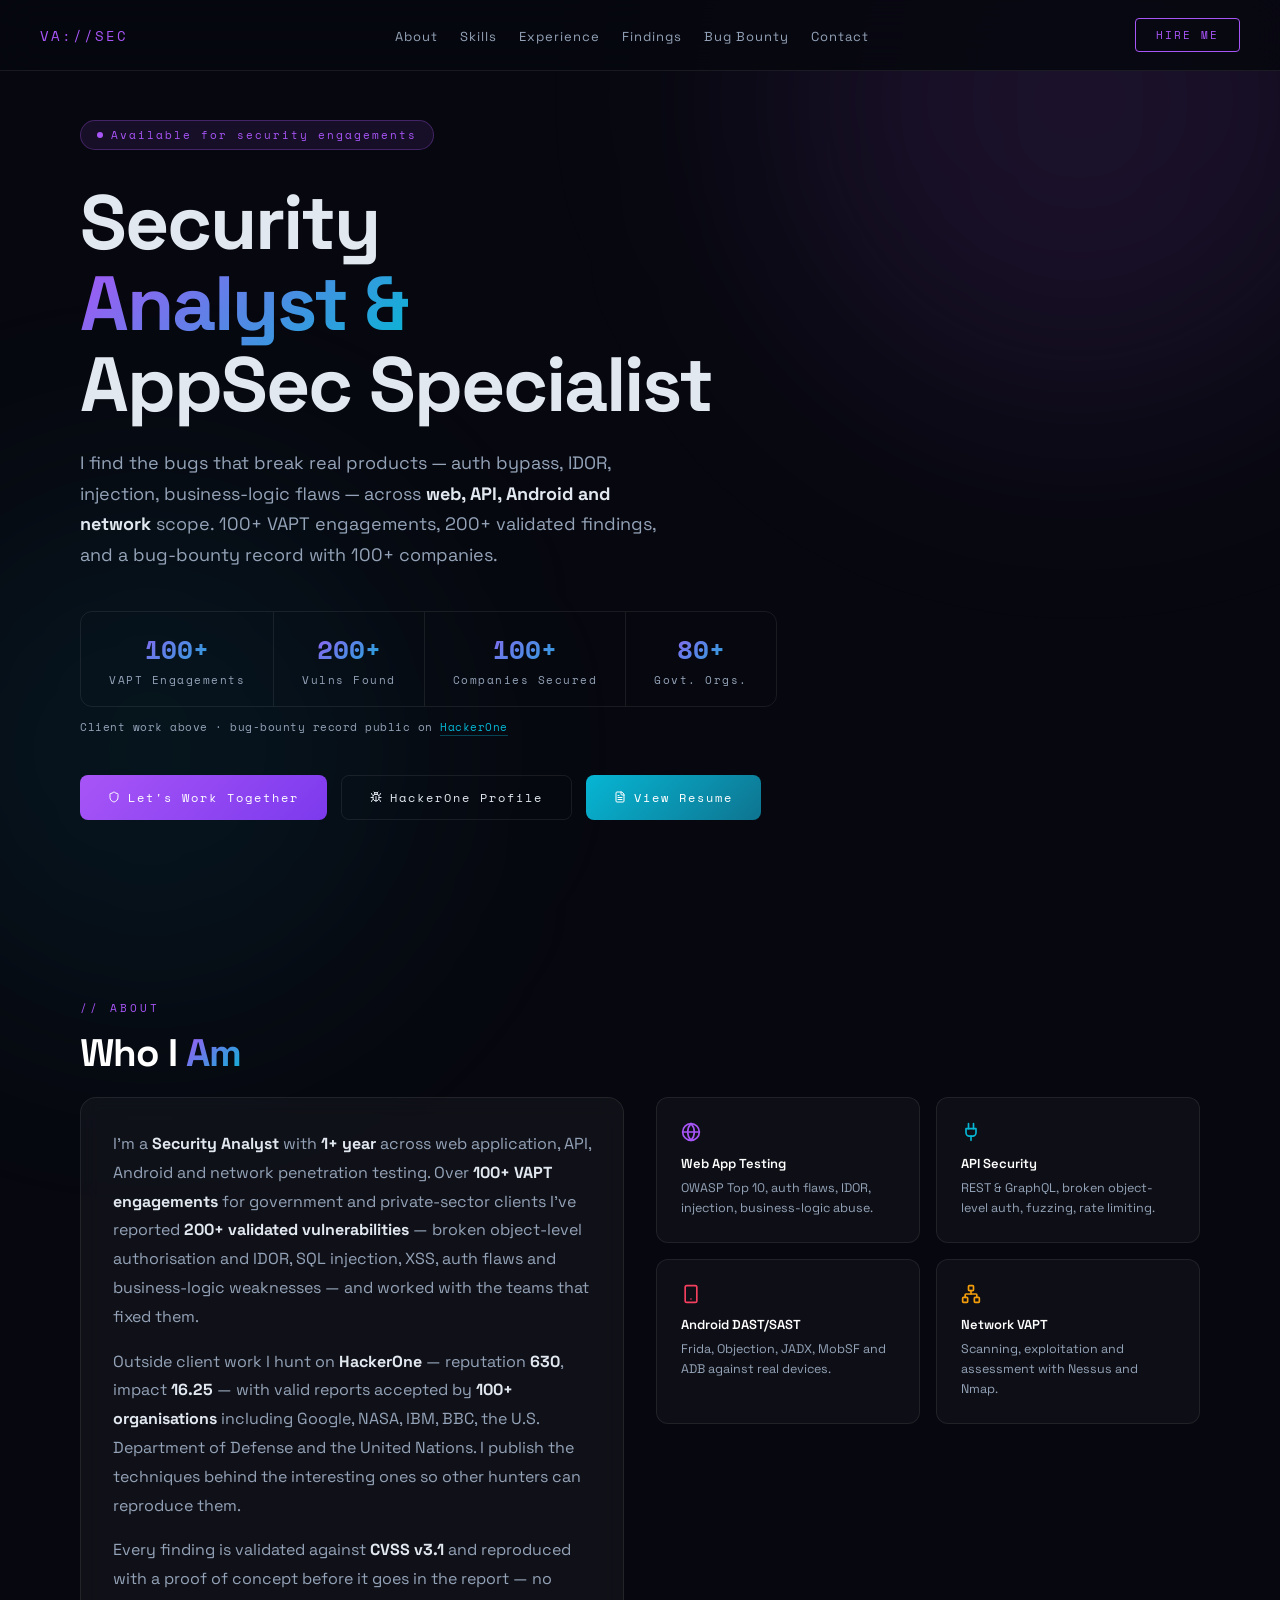
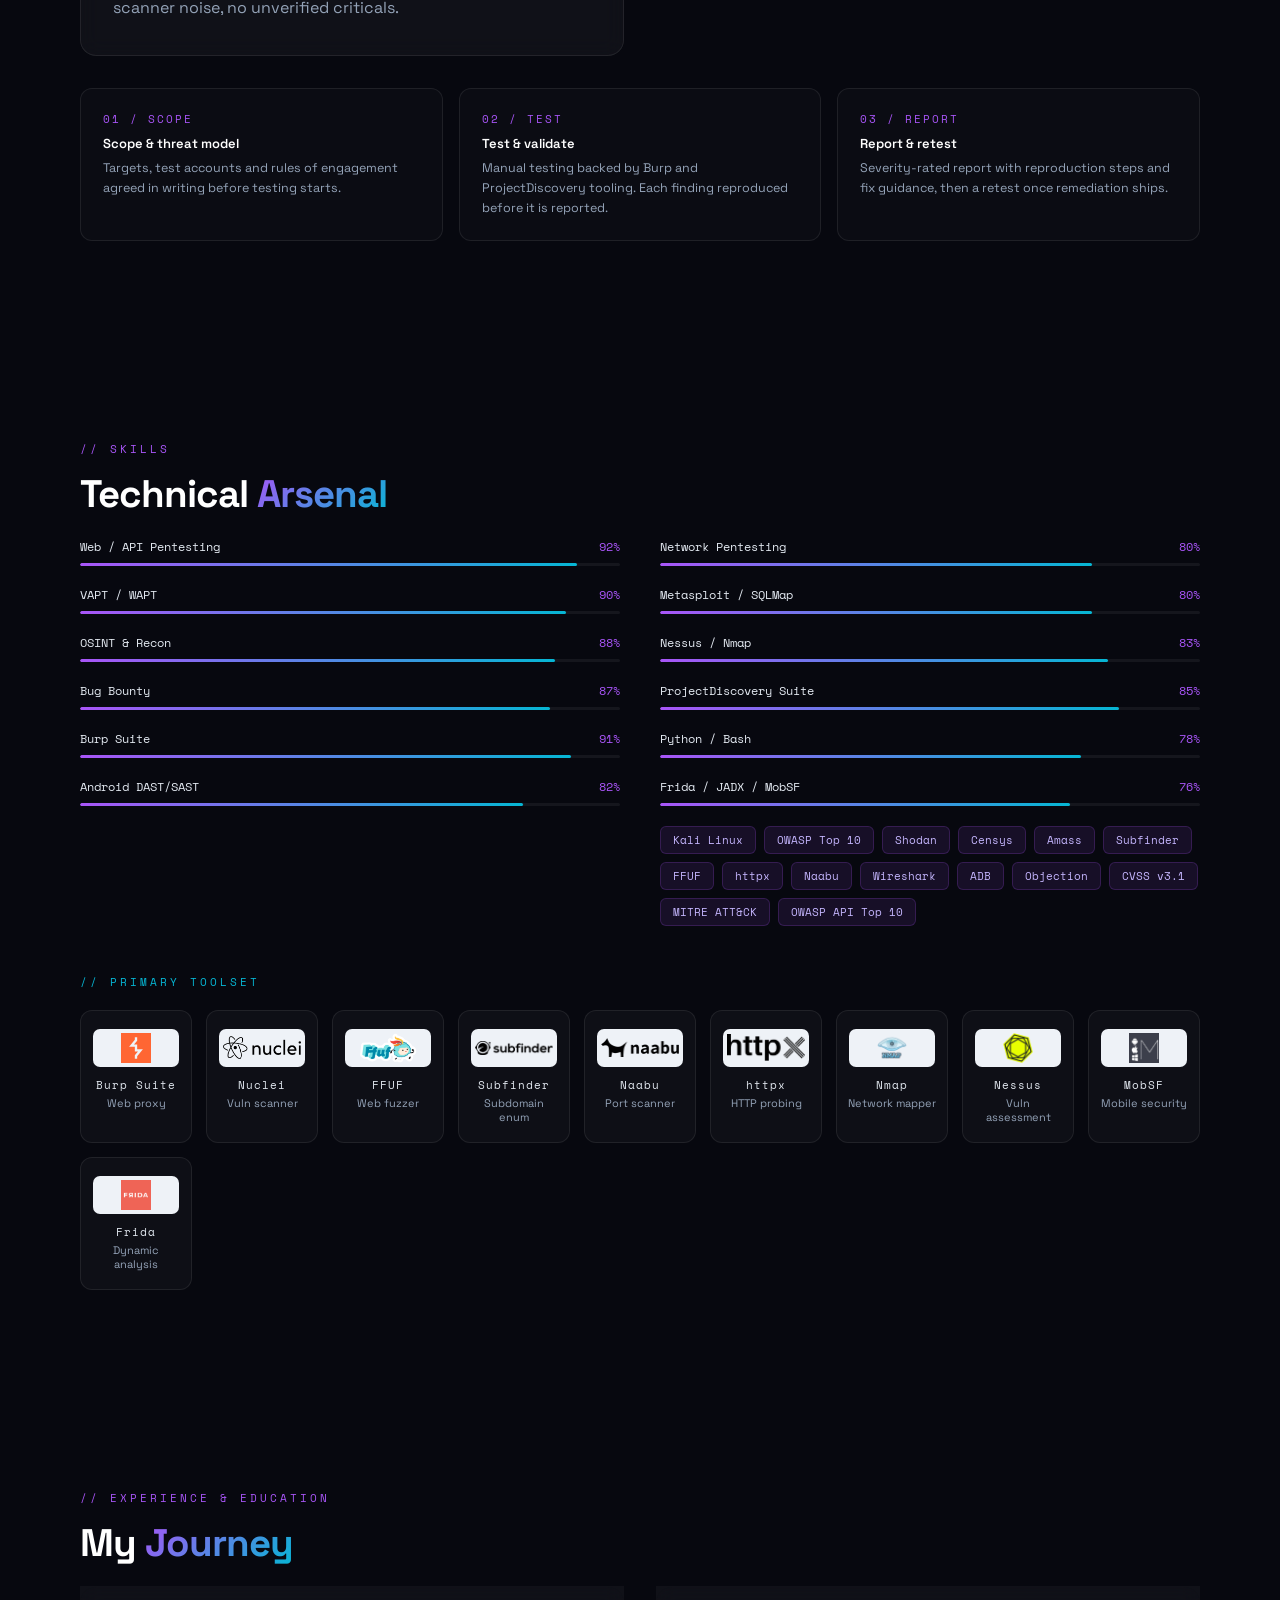
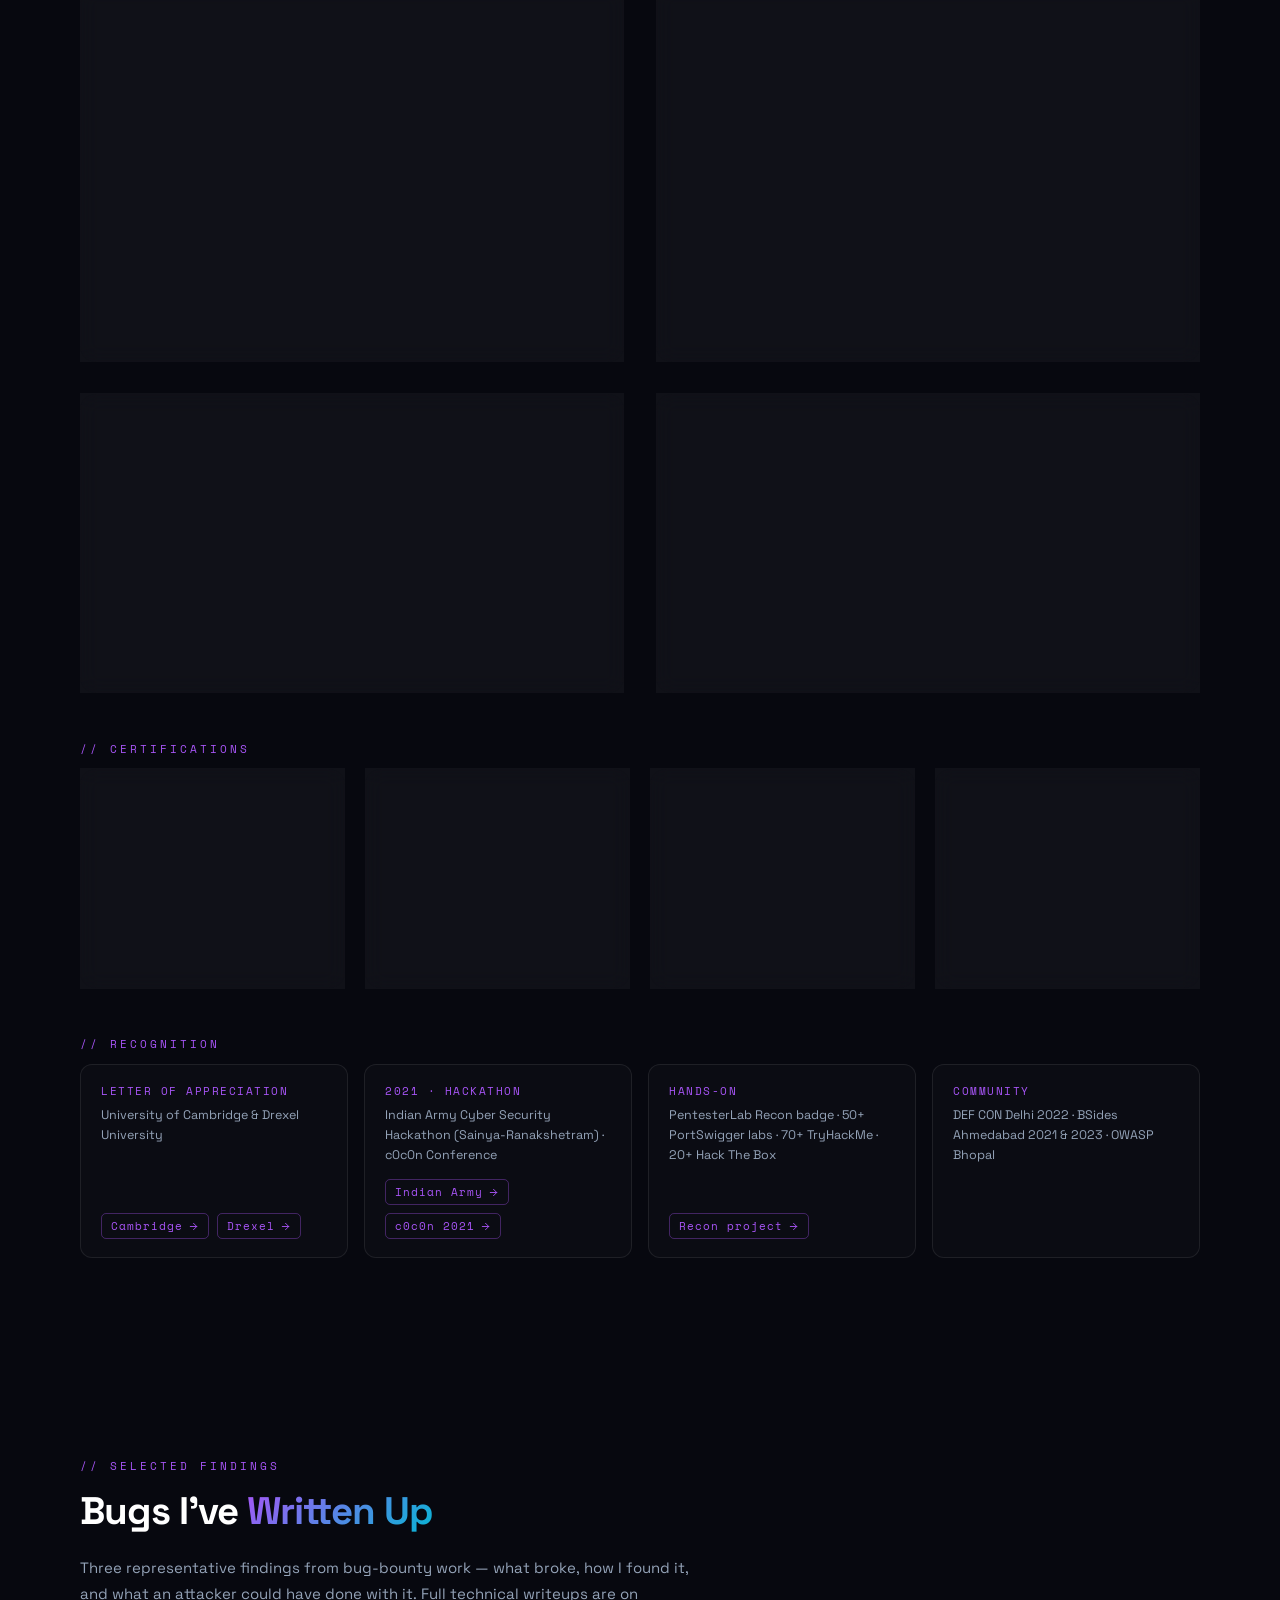
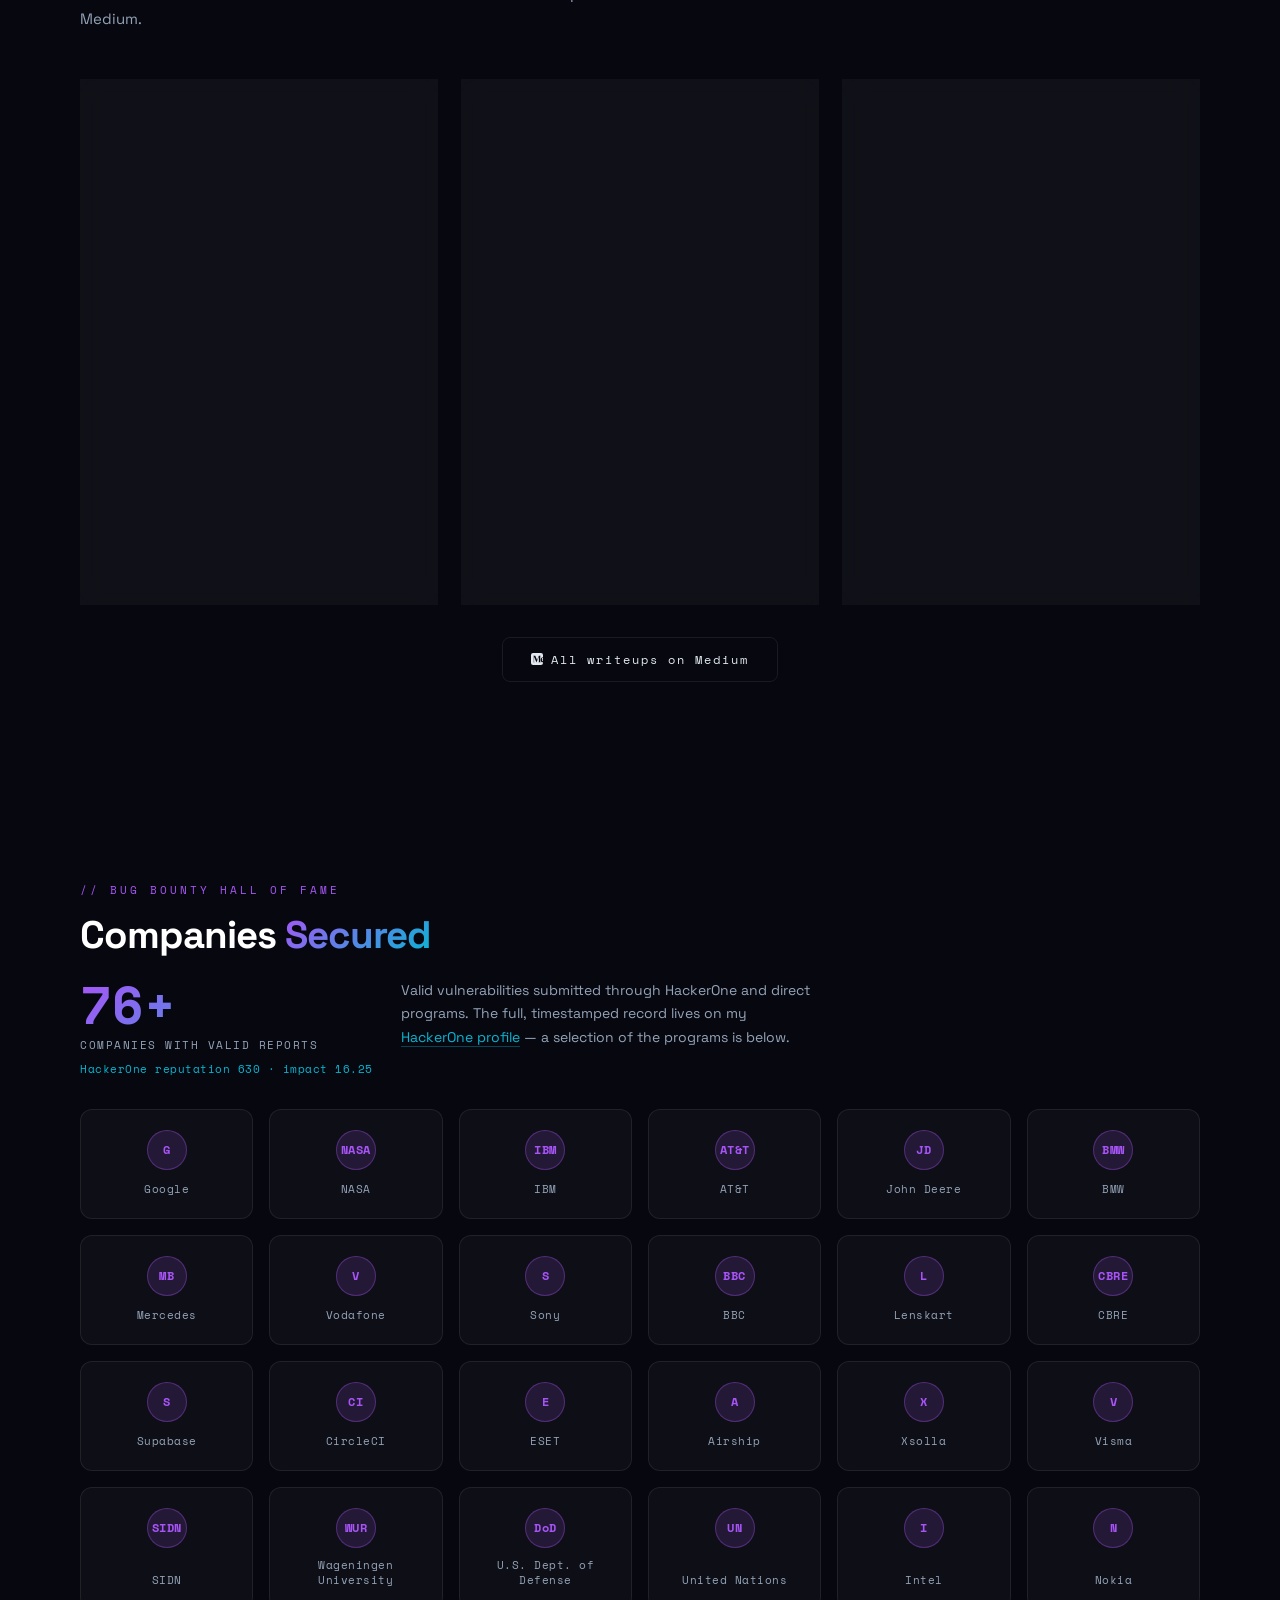
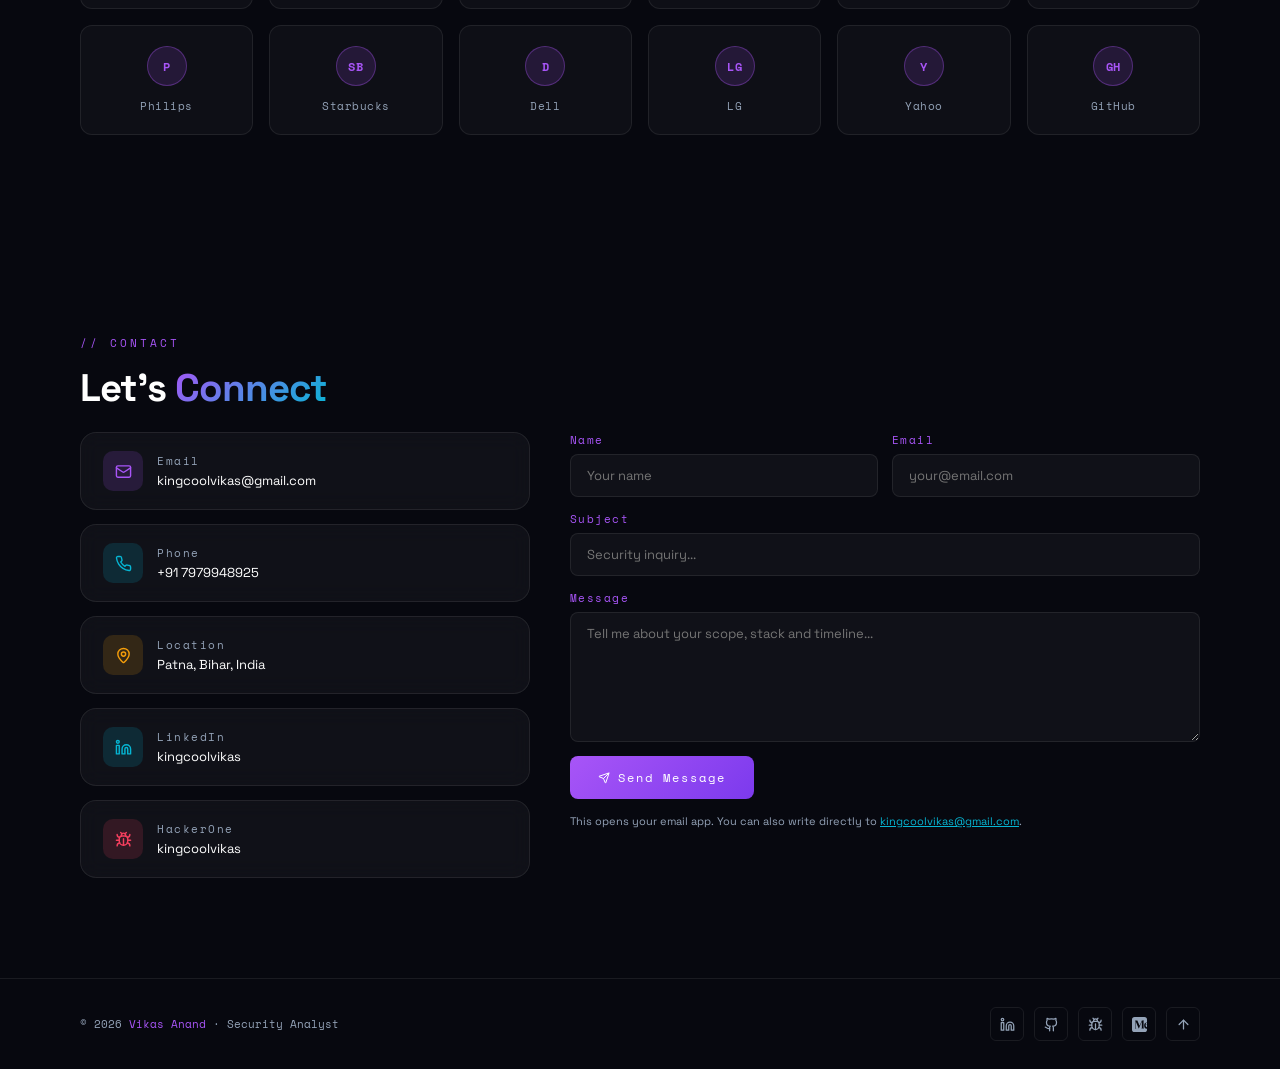
<file: index.html>
<!DOCTYPE html>
<html lang="en">
<head>
<meta charset="UTF-8">
<meta name="viewport" content="width=device-width, initial-scale=1.0">
<title>Vikas Anand | Security Analyst &amp; AppSec Specialist</title>

<meta name="description" content="Vikas Anand — Security Analyst and AppSec Specialist based in Patna, India. Web, API, Android and network VAPT: 100+ engagements, 200+ validated vulnerabilities found.">
<meta name="author" content="Vikas Anand">
<meta name="theme-color" content="#07080f">
<link rel="canonical" href="https://kingcoolvikas.github.io/">

<meta property="og:type" content="profile">
<meta property="og:title" content="Vikas Anand | Security Analyst &amp; AppSec Specialist">
<meta property="og:description" content="Web, API, Android and network VAPT. 100+ engagements, 200+ validated findings, 100+ companies via bug bounty.">
<meta property="og:url" content="https://kingcoolvikas.github.io/">
<meta property="og:image" content="https://kingcoolvikas.github.io/og-image.png">
<meta property="og:image:alt" content="Vikas Anand — Security Analyst and AppSec Specialist">
<meta name="twitter:card" content="summary_large_image">
<meta name="twitter:title" content="Vikas Anand | Security Analyst &amp; AppSec Specialist">
<meta name="twitter:description" content="Web, API, Android and network VAPT. 100+ engagements, 200+ validated findings.">
<meta name="twitter:image" content="https://kingcoolvikas.github.io/og-image.png">

<link rel="icon" href="favicon.svg" type="image/svg+xml">
<link rel="apple-touch-icon" href="favicon.svg">
<link rel="preload" href="assets/fonts/space-grotesk.woff2" as="font" type="font/woff2" crossorigin>
<link rel="preload" href="assets/fonts/space-mono-400.woff2" as="font" type="font/woff2" crossorigin>

<script type="application/ld+json">
{
  "@context": "https://schema.org",
  "@type": "Person",
  "name": "Vikas Anand",
  "jobTitle": "Security Analyst",
  "url": "https://kingcoolvikas.github.io/",
  "email": "mailto:kingcoolvikas@gmail.com",
  "address": { "@type": "PostalAddress", "addressLocality": "Patna", "addressRegion": "Bihar", "addressCountry": "IN" },
  "knowsAbout": ["Penetration Testing", "Web Application Security", "API Security", "Android Security", "Network Security", "Bug Bounty"],
  "sameAs": [
    "https://github.com/kingcoolvikas",
    "https://hackerone.com/kingcoolvikas",
    "https://linkedin.com/in/kingcoolvikas",
    "https://kingcoolvikas.medium.com"
  ]
}
</script>

<style>
@font-face{font-family:'Space Grotesk';src:url('assets/fonts/space-grotesk.woff2') format('woff2');font-weight:300 700;font-style:normal;font-display:swap}
@font-face{font-family:'Space Mono';src:url('assets/fonts/space-mono-400.woff2') format('woff2');font-weight:400;font-style:normal;font-display:swap}
@font-face{font-family:'Space Mono';src:url('assets/fonts/space-mono-700.woff2') format('woff2');font-weight:700;font-style:normal;font-display:swap}

*,*::before,*::after{box-sizing:border-box;margin:0;padding:0}
html{scroll-behavior:smooth}
:root{
  --bg:#07080f;
  --card:rgba(255,255,255,0.04);
  --border:rgba(255,255,255,0.08);
  --accent:#a855f7;
  --accent2:#06b6d4;
  --red:#f43f5e;
  --text:#e2e8f0;
  --dim:#94a3b8;
  --sans:'Space Grotesk',system-ui,-apple-system,'Segoe UI',sans-serif;
  --mono:'Space Mono',ui-monospace,'SFMono-Regular',Menlo,monospace;
}
body{background:var(--bg);color:var(--text);font-family:var(--sans);overflow-x:hidden}
a{color:inherit}
img{max-width:100%}
:focus-visible{outline:2px solid var(--accent2);outline-offset:3px;border-radius:4px}

/* icons */
.icon{width:1em;height:1em;fill:none;stroke:currentColor;stroke-width:2;stroke-linecap:round;stroke-linejoin:round;flex-shrink:0;vertical-align:-.125em}
.icon--brand{fill:currentColor;stroke:none}

.skip-link{
  position:absolute;left:12px;top:-100px;z-index:200;
  background:var(--accent);color:#fff;padding:10px 16px;border-radius:6px;
  font-family:var(--mono);font-size:12px;text-decoration:none;transition:top .2s;
}
.skip-link:focus{top:12px}

/* BG ORBS */
.orb{position:fixed;border-radius:50%;filter:blur(120px);pointer-events:none;z-index:0}
.orb-1{width:600px;height:600px;background:rgba(168,85,247,0.12);top:-200px;right:-100px}
.orb-2{width:500px;height:500px;background:rgba(6,182,212,0.08);bottom:-100px;left:-100px}

/* NAVBAR */
nav{
  position:fixed;top:0;left:0;right:0;z-index:100;
  padding:18px 40px;
  display:flex;justify-content:space-between;align-items:center;gap:16px;
  backdrop-filter:blur(20px);-webkit-backdrop-filter:blur(20px);
  background:rgba(7,8,15,0.85);
  border-bottom:1px solid var(--border);
}
.nav-logo{font-family:var(--mono);font-size:14px;color:var(--accent);letter-spacing:2px;text-decoration:none;flex-shrink:0}
.nav-links{display:flex;gap:22px;list-style:none}
.nav-links a{font-size:13px;color:var(--dim);text-decoration:none;letter-spacing:1px;transition:color .2s}
.nav-links a:hover,.nav-links a[aria-current="true"]{color:var(--accent)}
.nav-cta{
  font-family:var(--mono);font-size:11px;letter-spacing:2px;
  padding:8px 20px;border:1px solid var(--accent);border-radius:4px;
  color:var(--accent);text-decoration:none;transition:all .2s;white-space:nowrap;
}
.nav-cta:hover{background:var(--accent);color:#000}
.nav-toggle{
  display:none;background:none;border:1px solid var(--border);border-radius:6px;
  width:40px;height:36px;cursor:pointer;padding:8px;
}
.nav-toggle span{display:block;height:2px;background:var(--text);margin:4px 0;transition:.2s}
.nav-toggle[aria-expanded="true"] span:nth-child(1){transform:translateY(6px) rotate(45deg)}
.nav-toggle[aria-expanded="true"] span:nth-child(2){opacity:0}
.nav-toggle[aria-expanded="true"] span:nth-child(3){transform:translateY(-6px) rotate(-45deg)}

/* HERO */
#home{
  min-height:100vh;display:flex;flex-direction:column;justify-content:center;
  padding:120px 80px 80px;position:relative;z-index:1;
}
.hero-badge{
  display:inline-flex;align-items:center;gap:8px;
  background:rgba(168,85,247,0.1);border:1px solid rgba(168,85,247,0.3);
  border-radius:100px;padding:6px 16px;
  font-family:var(--mono);font-size:11px;color:var(--accent);letter-spacing:2px;
  margin-bottom:32px;width:fit-content;max-width:100%;
}
.hero-badge .dot{width:6px;height:6px;border-radius:50%;background:var(--accent);animation:pulse 2s infinite;flex-shrink:0}
@keyframes pulse{0%,100%{opacity:1;transform:scale(1)}50%{opacity:.5;transform:scale(.8)}}
h1.hero-h1{
  font-size:clamp(38px,6vw,80px);font-weight:700;line-height:1.05;
  letter-spacing:-2px;margin-bottom:24px;
}
h1 .grad{background:linear-gradient(135deg,#a855f7,#06b6d4);-webkit-background-clip:text;background-clip:text;-webkit-text-fill-color:transparent}
.hero-sub{font-size:18px;color:var(--dim);max-width:600px;line-height:1.7;margin-bottom:40px}
.hero-sub strong{color:var(--text)}

/* ANIMATED STATS */
.stat-block{margin-bottom:40px}
.stat-row{display:flex;border:1px solid var(--border);border-radius:12px;overflow:hidden;width:fit-content;max-width:100%}
.stat-box{padding:18px 28px;border-right:1px solid var(--border);text-align:center}
.stat-box:last-child{border-right:none}
.stat-n{font-size:26px;font-weight:700;background:linear-gradient(135deg,#a855f7,#06b6d4);-webkit-background-clip:text;background-clip:text;-webkit-text-fill-color:transparent;font-family:var(--mono)}
.stat-l{font-family:var(--mono);font-size:11px;color:var(--dim);letter-spacing:1.5px;margin-top:4px}
.stat-source{font-family:var(--mono);font-size:11px;color:var(--dim);margin-top:12px;letter-spacing:.5px}
.stat-source a{color:var(--accent2);text-decoration:none;border-bottom:1px solid rgba(6,182,212,.35)}
.stat-source a:hover{color:var(--accent)}

.btns{display:flex;gap:14px;flex-wrap:wrap}
.btn{padding:13px 28px;border-radius:8px;font-family:var(--mono);font-size:12px;letter-spacing:2px;text-decoration:none;transition:all .2s;display:inline-flex;align-items:center;gap:8px;cursor:pointer;border:none;text-align:left}
.btn-p{background:linear-gradient(135deg,#a855f7,#7c3aed);color:#fff}
.btn-p:hover{transform:translateY(-2px);box-shadow:0 12px 32px rgba(168,85,247,.4)}
.btn-o{background:transparent;color:var(--text);border:1px solid var(--border)}
.btn-o:hover{border-color:var(--accent);color:var(--accent)}
.btn-dl{background:linear-gradient(135deg,#06b6d4,#0e7490);color:#fff}
.btn-dl:hover{transform:translateY(-2px);box-shadow:0 12px 32px rgba(6,182,212,.4)}

/* SECTIONS */
section{padding:100px 80px;position:relative;z-index:1;scroll-margin-top:80px}
.s-label{font-family:var(--mono);font-size:11px;color:var(--accent);letter-spacing:3px;text-transform:uppercase;margin-bottom:12px}
h2.s-title{font-size:clamp(28px,3vw,44px);font-weight:700;letter-spacing:-1px;color:#fff;margin-bottom:20px}
h2 span{background:linear-gradient(135deg,#a855f7,#06b6d4);-webkit-background-clip:text;background-clip:text;-webkit-text-fill-color:transparent}
.s-intro{color:var(--dim);font-size:15px;line-height:1.7;max-width:620px;margin-bottom:48px}

/* GLASS CARD */
.glass{
  background:var(--card);
  border:1px solid var(--border);
  border-radius:16px;
  backdrop-filter:blur(10px);-webkit-backdrop-filter:blur(10px);
  transition:border-color .2s, transform .2s;
}
.glass:hover{border-color:rgba(168,85,247,.4);transform:translateY(-2px)}

/* ABOUT */
.about-layout{display:grid;grid-template-columns:repeat(2,minmax(0,1fr));gap:32px;align-items:start}
.about-card{padding:32px}
.about-card p{color:var(--dim);line-height:1.8;margin-bottom:16px}
.about-card p:last-child{margin-bottom:0}
.about-card p strong{color:var(--text)}
.services{display:grid;grid-template-columns:repeat(2,minmax(0,1fr));gap:16px}
.svc{padding:24px;border-radius:12px;background:rgba(255,255,255,.03);border:1px solid var(--border);transition:all .2s}
.svc:hover{border-color:rgba(168,85,247,.4);background:rgba(168,85,247,.05)}
.svc-icon{font-size:20px;margin-bottom:12px;line-height:1}
.svc-icon .icon{width:20px;height:20px}
.svc-icon.web{color:#a855f7}
.svc-icon.api{color:#06b6d4}
.svc-icon.mob{color:#f43f5e}
.svc-icon.net{color:#f59e0b}
.svc h3{font-size:13px;font-weight:600;color:#fff;margin-bottom:6px}
.svc p{font-size:12.5px;color:var(--dim);line-height:1.6}

/* PROCESS */
.process{display:grid;grid-template-columns:repeat(3,minmax(0,1fr));gap:16px;margin-top:32px}
.step{padding:22px;border-radius:12px;border:1px solid var(--border);background:rgba(255,255,255,.02);position:relative}
.step-n{font-family:var(--mono);font-size:11px;color:var(--accent);letter-spacing:2px;margin-bottom:8px}
.step h3{font-size:13px;font-weight:600;color:#fff;margin-bottom:6px}
.step p{font-size:12.5px;color:var(--dim);line-height:1.6}

/* SKILLS */
.skills-grid{display:grid;grid-template-columns:repeat(2,minmax(0,1fr));gap:40px}
.skill-item{margin-bottom:20px}
.skill-top{display:flex;justify-content:space-between;gap:12px;margin-bottom:8px;font-family:var(--mono);font-size:12px}
.skill-top .n{color:var(--text)}
.skill-top .p{color:var(--accent)}
.track{height:3px;background:rgba(255,255,255,.06);border-radius:2px;overflow:hidden}
.fill{height:100%;background:linear-gradient(90deg,#a855f7,#06b6d4);border-radius:2px;width:0;transition:width 1.4s cubic-bezier(.4,0,.2,1)}
.chip-wrap{display:flex;flex-wrap:wrap;gap:8px;margin-top:8px}
.chip{font-family:var(--mono);font-size:11px;padding:5px 12px;border-radius:6px;background:rgba(168,85,247,.1);border:1px solid rgba(168,85,247,.2);color:#c4b5fd;transition:all .2s}
.chip:hover{background:rgba(168,85,247,.2);border-color:var(--accent)}

/* TOOL ICONS SECTION */
.tools-section{margin-top:48px}
.tools-label{font-family:var(--mono);font-size:11px;color:var(--accent2);letter-spacing:3px;text-transform:uppercase;margin-bottom:20px}
.tools-grid{display:grid;grid-template-columns:repeat(auto-fill,minmax(110px,1fr));gap:14px}
.tool-card{
  background:rgba(255,255,255,.03);
  border:1px solid var(--border);
  border-radius:12px;
  padding:18px 10px;
  text-align:center;
  transition:all .25s;
  cursor:default;
}
.tool-card:hover{border-color:var(--accent);background:rgba(168,85,247,.07);transform:translateY(-3px)}
.tool-logo{width:86px;height:38px;margin:0 auto 10px;display:flex;align-items:center;justify-content:center;background:#eef2f7;border-radius:7px;padding:4px}
.tool-logo img{max-width:100%;max-height:100%;width:auto;height:auto;object-fit:contain;display:block}
.tool-name{font-family:var(--mono);font-size:11px;color:var(--text);letter-spacing:1px}
.tool-desc{font-size:11px;color:var(--dim);margin-top:3px}

/* EXPERIENCE */
.exp-grid{display:grid;grid-template-columns:repeat(2,minmax(0,1fr));gap:32px}
.exp-card{padding:28px}
.exp-date{font-family:var(--mono);font-size:11px;color:var(--accent);letter-spacing:1.5px;margin-bottom:10px}
.exp-title{font-size:16px;font-weight:600;color:#fff;margin-bottom:4px}
.exp-org{font-size:13px;color:var(--accent2);font-family:var(--mono);margin-bottom:14px}
.exp-list{list-style:none;display:flex;flex-direction:column;gap:8px}
.exp-list li{font-size:13px;color:var(--dim);padding-left:16px;position:relative;line-height:1.6}
.exp-list li::before{content:'→';position:absolute;left:0;color:var(--accent);font-size:11px}

/* CERTS */
.cert-row{display:grid;grid-template-columns:repeat(auto-fit,minmax(210px,1fr));gap:20px}
.cert-card{padding:28px;display:flex;flex-direction:column;gap:12px;align-items:flex-start;text-decoration:none}
.cert-badge{width:44px;height:44px;border-radius:10px;display:flex;align-items:center;justify-content:center}
.cert-badge .icon{width:20px;height:20px}
.cert-badge.p{background:rgba(168,85,247,.15);color:#a855f7}
.cert-badge.c{background:rgba(6,182,212,.15);color:#06b6d4}
.cert-badge.a{background:rgba(245,158,11,.15);color:#f59e0b}
.cert-badge.x{background:rgba(16,185,129,.15);color:#10b981}
.cert-name{font-size:14px;font-weight:600;color:#fff;line-height:1.4}
.cert-code{font-family:var(--mono);font-size:11px;color:var(--dim);letter-spacing:1.5px}
.cert-link{margin-top:auto;padding-top:10px;font-family:var(--mono);font-size:10.5px;letter-spacing:1.5px;color:var(--accent);display:inline-flex;align-items:center;gap:6px}
a.cert-card:hover .cert-link{color:var(--accent2)}
a.cert-card:hover{border-color:rgba(168,85,247,.5)}

/* RECOGNITION */
.recog{display:grid;grid-template-columns:repeat(auto-fit,minmax(240px,1fr));gap:16px}
.recog-item{padding:18px 20px;border:1px solid var(--border);border-radius:12px;background:rgba(255,255,255,.02);display:flex;flex-direction:column}
.recog-k{display:block;font-family:var(--mono);font-size:10.5px;color:var(--accent);letter-spacing:1.5px;margin-bottom:6px}
.recog-item p{font-size:12.5px;color:var(--dim);line-height:1.6}
.recog-links{display:flex;flex-wrap:wrap;gap:8px;margin-top:auto;padding-top:14px}
.recog-links a{
  display:inline-flex;align-items:center;gap:5px;
  font-family:var(--mono);font-size:10.5px;letter-spacing:1px;
  color:var(--accent);text-decoration:none;
  padding:4px 9px;border:1px solid rgba(168,85,247,.35);border-radius:5px;
  transition:all .2s;
}
.recog-links a:hover{background:rgba(168,85,247,.15);border-color:var(--accent);color:#fff}
.recog-links a .icon{width:11px;height:11px}

/* BOUNTY */
.bounty-header{display:flex;align-items:flex-start;gap:28px;margin-bottom:32px;flex-wrap:wrap}
.bounty-count{font-size:52px;font-weight:700;background:linear-gradient(135deg,#a855f7,#06b6d4);-webkit-background-clip:text;background-clip:text;-webkit-text-fill-color:transparent;line-height:1;font-family:var(--mono)}
.bounty-count-label{font-family:var(--mono);font-size:11px;color:var(--dim);letter-spacing:1.5px;margin-top:6px}
.bounty-meta{font-family:var(--mono);font-size:11px;color:var(--accent2);letter-spacing:.5px;margin-top:8px}
.bounty-note{color:var(--dim);font-size:14px;max-width:420px;line-height:1.7}
.bounty-note a{color:var(--accent2);text-decoration:none;border-bottom:1px solid rgba(6,182,212,.35)}
.bounty-note a:hover{color:var(--accent)}

/* HALL OF FAME LOGOS */
.hall-logo-grid{
  display:grid;
  grid-template-columns:repeat(auto-fill,minmax(150px,1fr));
  gap:16px;
  margin-top:30px;
}
.logo-card{
  background:rgba(255,255,255,.03);
  border:1px solid var(--border);
  border-radius:12px;
  padding:20px 16px;
  text-align:center;
  transition:.25s;
  display:flex;
  flex-direction:column;
  align-items:center;
  justify-content:space-between;
  gap:10px;
  min-height:110px;
}
.logo-card:hover{border-color:rgba(168,85,247,.4);transform:translateY(-3px);background:rgba(168,85,247,.05)}
.logo-card img{
  width:72px;
  height:40px;
  object-fit:contain;
  background:#eef2f7;
  border-radius:8px;
  padding:5px;
  transition:opacity .2s;
  opacity:.9;
}
.logo-card:hover img{opacity:1}
.logo-mono{
  width:40px;height:40px;border-radius:50%;
  display:flex;align-items:center;justify-content:center;
  background:rgba(168,85,247,.15);border:1px solid rgba(168,85,247,.35);
  color:var(--accent);font-family:var(--mono);font-size:12px;font-weight:700;
  letter-spacing:.5px;
}
.logo-card span{
  font-family:var(--mono);
  font-size:11px;
  color:var(--dim);
  letter-spacing:.5px;
  line-height:1.4;
}
.logo-card:hover span{color:var(--text)}

/* FINDINGS */
#findings{padding:100px 80px}
.findings-grid{display:grid;grid-template-columns:repeat(3,minmax(0,1fr));gap:24px}
.finding{padding:28px;display:flex;flex-direction:column;gap:14px;border-radius:16px;transition:all .25s}
.finding:hover{border-color:rgba(168,85,247,.5);transform:translateY(-4px);box-shadow:0 20px 50px rgba(168,85,247,.12)}
.finding-head{display:flex;align-items:center;justify-content:space-between;gap:10px}
.writeup-tag{font-family:var(--mono);font-size:10px;letter-spacing:1.5px;padding:4px 10px;border-radius:4px;display:inline-block;width:fit-content}
.finding-date{font-family:var(--mono);font-size:11px;color:var(--dim);letter-spacing:1px;white-space:nowrap}
.tag-idor{background:rgba(244,63,94,.15);color:#f43f5e;border:1px solid rgba(244,63,94,.3)}
.tag-recon{background:rgba(6,182,212,.15);color:#06b6d4;border:1px solid rgba(6,182,212,.3)}
.tag-xss{background:rgba(245,158,11,.15);color:#f59e0b;border:1px solid rgba(245,158,11,.3)}
.finding-title{font-size:16px;font-weight:600;color:#fff;line-height:1.4}
.finding-impact{font-size:13px;color:var(--dim);line-height:1.7}
.finding-impact strong{color:var(--red);font-family:var(--mono);font-size:10.5px;letter-spacing:1.5px;display:block;margin-bottom:4px}
.finding-list{list-style:none;display:flex;flex-direction:column;gap:8px;margin-top:2px}
.finding-list li{font-size:12.5px;color:var(--dim);line-height:1.6;padding-left:14px;position:relative}
.finding-list li::before{content:'';position:absolute;left:0;top:8px;width:5px;height:5px;border-radius:50%;background:var(--accent);opacity:.7}
.finding-list code{font-family:var(--mono);font-size:11.5px;color:#c4b5fd;background:rgba(168,85,247,.1);padding:1px 5px;border-radius:4px;overflow-wrap:anywhere}
.finding-link{
  margin-top:auto;padding-top:16px;border-top:1px solid var(--border);
  font-family:var(--mono);font-size:11px;letter-spacing:1px;color:var(--accent);
  text-decoration:none;display:flex;align-items:center;gap:6px;
}
.finding-link:hover{color:var(--accent2)}
.findings-cta{margin-top:32px;text-align:center}

/* CONTACT */
.contact-layout{display:grid;grid-template-columns:minmax(0,1fr) minmax(0,1.4fr);gap:40px}
.c-cards{display:flex;flex-direction:column;gap:14px;min-width:0}
.c-card{padding:18px 22px;display:flex;align-items:center;gap:14px;min-width:0}
.c-icon{width:40px;height:40px;border-radius:10px;display:flex;align-items:center;justify-content:center;flex-shrink:0}
.c-icon .icon{width:17px;height:17px}
.c-icon.m{background:rgba(168,85,247,.15);color:#a855f7}
.c-icon.p{background:rgba(6,182,212,.15);color:#06b6d4}
.c-icon.l{background:rgba(6,182,212,.15);color:#06b6d4}
.c-icon.h{background:rgba(244,63,94,.15);color:#f43f5e}
.c-icon.loc{background:rgba(245,158,11,.15);color:#f59e0b}
.c-label{font-family:var(--mono);font-size:11px;color:var(--dim);letter-spacing:1.5px;margin-bottom:3px}
.c-val{font-size:13px;color:#fff;overflow-wrap:anywhere}
.c-val a{color:#fff;text-decoration:none}
.c-val a:hover{color:var(--accent)}
.cform{display:flex;flex-direction:column;gap:14px;min-width:0}
.frow{display:grid;grid-template-columns:repeat(2,minmax(0,1fr));gap:14px}
.fg{display:flex;flex-direction:column;gap:6px;min-width:0}
.flbl{font-family:var(--mono);font-size:11px;color:var(--accent);letter-spacing:1.5px}
.fi,.fta{width:100%;background:rgba(255,255,255,.04);border:1px solid var(--border);border-radius:8px;padding:12px 16px;color:var(--text);font-family:var(--sans);font-size:13px;outline:none;transition:border-color .2s}
.fi:focus,.fta:focus{border-color:var(--accent)}
.fta{min-height:130px;resize:vertical}
.cform .btn{align-self:flex-start}
.form-status{display:none;font-family:var(--mono);font-size:11px;color:var(--accent);margin-top:6px;line-height:1.6}
.form-status.visible{display:block}
.form-note{font-size:11px;color:var(--dim);line-height:1.6}
.form-note a{color:var(--accent2)}

/* FOOTER */
footer{padding:28px 80px;border-top:1px solid var(--border);display:flex;justify-content:space-between;align-items:center;gap:16px;position:relative;z-index:1}
.fc{font-family:var(--mono);font-size:11px;color:var(--dim)}
.fc span{color:var(--accent)}
.ft{display:flex;gap:10px}
.ft a{width:34px;height:34px;border:1px solid var(--border);border-radius:6px;display:flex;align-items:center;justify-content:center;color:var(--dim);text-decoration:none;transition:all .2s}
.ft a .icon{width:15px;height:15px}
.ft a:hover{border-color:var(--accent);color:var(--accent)}

/* Counter animation */
@keyframes countUp{from{opacity:0;transform:translateY(10px)}to{opacity:1;transform:translateY(0)}}
.stat-n.counted{animation:countUp .4s ease}

/* UTILITIES */
.mt-10{margin-top:10px}
.mt-20{margin-top:20px}
.mt-28-center{margin-top:28px;text-align:center}
.mt-48{margin-top:48px}
.btn-fit{margin-top:20px;width:fit-content}
.label-tight{margin-bottom:12px}
.exp-card--stack{display:flex;flex-direction:column;justify-content:space-between}

@media(max-width:1100px){
  .findings-grid{grid-template-columns:repeat(2,minmax(0,1fr))}
}
@media(max-width:900px){
  nav{padding:14px 20px;gap:12px}
  .nav-toggle{display:block;margin-left:auto}
  .nav-links{
    display:none;
    position:fixed;top:64px;left:0;right:0;
    flex-direction:column;gap:0;
    padding:8px 20px 20px;
    background:rgba(7,8,15,0.98);
    border-bottom:1px solid var(--border);
    backdrop-filter:blur(20px);-webkit-backdrop-filter:blur(20px);
  }
  .nav-links.open{display:flex}
  .nav-links li{border-bottom:1px solid var(--border)}
  .nav-links li:last-child{border-bottom:none}
  .nav-links a{display:block;padding:14px 0;font-size:14px}
  section,#findings{padding:70px 24px}
  #home{padding:100px 24px 60px}
  .about-layout,.skills-grid,.exp-grid,.cert-row,.contact-layout,.process{grid-template-columns:minmax(0,1fr)}
  .findings-grid{grid-template-columns:minmax(0,1fr)}
  .stat-row{flex-wrap:wrap}
  .stat-box{border-right:none;border-bottom:1px solid var(--border)}
  footer{padding:20px 24px;flex-direction:column;gap:12px;text-align:center}
  .hall-logo-grid{grid-template-columns:repeat(auto-fill,minmax(120px,1fr))}
  .tools-grid{grid-template-columns:repeat(auto-fill,minmax(90px,1fr))}
  .orb{display:none}
}
@media(max-width:600px){
  .frow{grid-template-columns:minmax(0,1fr)}
  .services{grid-template-columns:minmax(0,1fr)}
  .stat-row{display:grid;grid-template-columns:repeat(2,minmax(0,1fr));width:100%}
  .stat-box{border-right:1px solid var(--border);border-bottom:1px solid var(--border)}
  .stat-box:nth-child(2n){border-right:none}
  .stat-box:nth-last-child(-n+2){border-bottom:none}
  .btn{width:100%;justify-content:center}
  .hero-sub{font-size:16px}
}
@media(prefers-reduced-motion:reduce){
  html{scroll-behavior:auto}
  *,*::before,*::after{animation-duration:.001ms !important;animation-iteration-count:1 !important;transition-duration:.001ms !important}
}
@media print{
  nav,.orb,.btns,footer .ft{display:none}
  body{background:#fff;color:#000}
}
</style>
<noscript><style>.fill{width:var(--w)}</style></noscript>
</head>
<body>

<!-- icon sprite (lucide, ISC; simple-icons, CC0) -->
<svg xmlns="http://www.w3.org/2000/svg" style="display:none" aria-hidden="true" focusable="false">
  <symbol id="i-shield" viewBox="0 0 24 24"><path d="M20 13c0 5-3.5 7.5-7.66 8.95a1 1 0 0 1-.67-.01C7.5 20.5 4 18 4 13V6a1 1 0 0 1 1-1c2 0 4.5-1.2 6.24-2.72a1.17 1.17 0 0 1 1.52 0C14.51 3.81 17 5 19 5a1 1 0 0 1 1 1z"/></symbol>
  <symbol id="i-bug" viewBox="0 0 24 24"><path d="m8 2 1.88 1.88"/><path d="M14.12 3.88 16 2"/><path d="M9 7.13v-1a3.003 3.003 0 1 1 6 0v1"/><path d="M12 20c-3.3 0-6-2.7-6-6v-3a4 4 0 0 1 4-4h4a4 4 0 0 1 4 4v3c0 3.3-2.7 6-6 6"/><path d="M12 20v-9"/><path d="M6.53 9C4.6 8.8 3 7.1 3 5"/><path d="M6 13H2"/><path d="M3 21c0-2.1 1.7-3.9 3.8-4"/><path d="M20.97 5c0 2.1-1.6 3.8-3.5 4"/><path d="M22 13h-4"/><path d="M17.2 17c2.1.1 3.8 1.9 3.8 4"/></symbol>
  <symbol id="i-file-text" viewBox="0 0 24 24"><path d="M15 2H6a2 2 0 0 0-2 2v16a2 2 0 0 0 2 2h12a2 2 0 0 0 2-2V7Z"/><path d="M14 2v4a2 2 0 0 0 2 2h4"/><path d="M10 9H8"/><path d="M16 13H8"/><path d="M16 17H8"/></symbol>
  <symbol id="i-globe" viewBox="0 0 24 24"><circle cx="12" cy="12" r="10"/><path d="M12 2a14.5 14.5 0 0 0 0 20 14.5 14.5 0 0 0 0-20"/><path d="M2 12h20"/></symbol>
  <symbol id="i-plug" viewBox="0 0 24 24"><path d="M12 22v-5"/><path d="M9 8V2"/><path d="M15 8V2"/><path d="M18 8v5a4 4 0 0 1-4 4h-4a4 4 0 0 1-4-4V8Z"/></symbol>
  <symbol id="i-smartphone" viewBox="0 0 24 24"><rect width="14" height="20" x="5" y="2" rx="2" ry="2"/><path d="M12 18h.01"/></symbol>
  <symbol id="i-network" viewBox="0 0 24 24"><rect x="16" y="16" width="6" height="6" rx="1"/><rect x="2" y="16" width="6" height="6" rx="1"/><rect x="9" y="2" width="6" height="6" rx="1"/><path d="M5 16v-3a1 1 0 0 1 1-1h12a1 1 0 0 1 1 1v3"/><path d="M12 12V8"/></symbol>
  <symbol id="i-lock" viewBox="0 0 24 24"><rect width="18" height="11" x="3" y="11" rx="2" ry="2"/><path d="M7 11V7a5 5 0 0 1 10 0v4"/></symbol>
  <symbol id="i-cloud" viewBox="0 0 24 24"><path d="M17.5 19H9a7 7 0 1 1 6.71-9h1.79a4.5 4.5 0 1 1 0 9Z"/></symbol>
  <symbol id="i-mail" viewBox="0 0 24 24"><rect width="20" height="16" x="2" y="4" rx="2"/><path d="m22 7-8.97 5.7a1.94 1.94 0 0 1-2.06 0L2 7"/></symbol>
  <symbol id="i-phone" viewBox="0 0 24 24"><path d="M22 16.92v3a2 2 0 0 1-2.18 2 19.79 19.79 0 0 1-8.63-3.07 19.5 19.5 0 0 1-6-6 19.79 19.79 0 0 1-3.07-8.67A2 2 0 0 1 4.11 2h3a2 2 0 0 1 2 1.72 12.84 12.84 0 0 0 .7 2.81 2 2 0 0 1-.45 2.11L8.09 9.91a16 16 0 0 0 6 6l1.27-1.27a2 2 0 0 1 2.11-.45 12.84 12.84 0 0 0 2.81.7A2 2 0 0 1 22 16.92z"/></symbol>
  <symbol id="i-map-pin" viewBox="0 0 24 24"><path d="M20 10c0 4.993-5.539 10.193-7.399 11.799a1 1 0 0 1-1.202 0C9.539 20.193 4 14.993 4 10a8 8 0 0 1 16 0"/><circle cx="12" cy="10" r="3"/></symbol>
  <symbol id="i-send" viewBox="0 0 24 24"><path d="M14.536 21.686a.5.5 0 0 0 .937-.024l6.5-19a.496.496 0 0 0-.635-.635l-19 6.5a.5.5 0 0 0-.024.937l7.93 3.18a2 2 0 0 1 1.112 1.11z"/><path d="m21.854 2.147-10.94 10.939"/></symbol>
  <symbol id="i-arrow-up" viewBox="0 0 24 24"><path d="m5 12 7-7 7 7"/><path d="M12 19V5"/></symbol>
  <symbol id="i-arrow-right" viewBox="0 0 24 24"><path d="M5 12h14"/><path d="m12 5 7 7-7 7"/></symbol>
  <symbol id="i-github" viewBox="0 0 24 24"><path d="M15 22v-4a4.8 4.8 0 0 0-1-3.5c3 0 6-2 6-5.5.08-1.25-.27-2.48-1-3.5.28-1.15.28-2.35 0-3.5 0 0-1 0-3 1.5-2.64-.5-5.36-.5-8 0C6 2 5 2 5 2c-.3 1.15-.3 2.35 0 3.5A5.403 5.403 0 0 0 4 9c0 3.5 3 5.5 6 5.5-.39.49-.68 1.05-.85 1.65-.17.6-.22 1.23-.15 1.85v4"/><path d="M9 18c-4.51 2-5-2-7-2"/></symbol>
  <symbol id="i-linkedin" viewBox="0 0 24 24"><path d="M16 8a6 6 0 0 1 6 6v7h-4v-7a2 2 0 0 0-2-2 2 2 0 0 0-2 2v7h-4v-7a6 6 0 0 1 6-6z"/><rect width="4" height="12" x="2" y="9"/><circle cx="4" cy="4" r="2"/></symbol>
  <symbol id="i-medium" viewBox="0 0 24 24"><path d="M4.21 0A4.201 4.201 0 0 0 0 4.21v15.58A4.201 4.201 0 0 0 4.21 24h15.58A4.201 4.201 0 0 0 24 19.79v-1.093c-.137.013-.278.02-.422.02-2.577 0-4.027-2.146-4.09-4.832a7.592 7.592 0 0 1 .022-.708c.093-1.186.475-2.241 1.105-3.022a3.885 3.885 0 0 1 1.395-1.1c.468-.237 1.127-.367 1.664-.367h.023c.101 0 .202.004.303.01V4.211A4.201 4.201 0 0 0 19.79 0Zm.198 5.583h4.165l3.588 8.435 3.59-8.435h3.864v.146l-.019.004c-.705.16-1.063.397-1.063 1.254h-.003l.003 10.274c.06.676.424.885 1.063 1.03l.02.004v.145h-4.923v-.145l.019-.005c.639-.144.994-.353 1.054-1.03V7.267l-4.745 11.15h-.261L6.15 7.569v9.445c0 .857.358 1.094 1.063 1.253l.02.004v.147H4.405v-.147l.019-.004c.705-.16 1.065-.397 1.065-1.253V6.987c0-.857-.358-1.094-1.064-1.254l-.018-.004zm19.25 3.668c-1.086.023-1.733 1.323-1.813 3.124H24V9.298a1.378 1.378 0 0 0-.342-.047Zm-1.862 3.632c-.1 1.756.86 3.239 2.204 3.634v-3.634z"/></symbol>
</svg>

<a class="skip-link" href="#main">Skip to content</a>
<div class="orb orb-1" aria-hidden="true"></div>
<div class="orb orb-2" aria-hidden="true"></div>

<nav aria-label="Main navigation">
  <a href="#home" class="nav-logo">VA://SEC</a>
  <button class="nav-toggle" id="navToggle" type="button" aria-label="Toggle navigation menu" aria-expanded="false" aria-controls="navLinks">
    <span></span><span></span><span></span>
  </button>
  <ul class="nav-links" id="navLinks">
    <li><a href="#about">About</a></li>
    <li><a href="#skills">Skills</a></li>
    <li><a href="#experience">Experience</a></li>
    <li><a href="#findings">Findings</a></li>
    <li><a href="#bounty">Bug Bounty</a></li>
    <li><a href="#contact">Contact</a></li>
  </ul>
  <a href="mailto:kingcoolvikas@gmail.com?subject=Security%20engagement%20inquiry" class="nav-cta">HIRE ME</a>
</nav>

<main id="main">

<!-- HERO -->
<section id="home" aria-labelledby="hero-title">
  <div class="hero-badge"><span class="dot" aria-hidden="true"></span> Available for security engagements</div>
  <h1 class="hero-h1" id="hero-title">Security<br><span class="grad">Analyst &amp;</span><br>AppSec Specialist</h1>
  <p class="hero-sub">I find the bugs that break real products — auth bypass, IDOR, injection, business-logic flaws — across <strong>web, API, Android and network</strong> scope. 100+ VAPT engagements, 200+ validated findings, and a bug-bounty record with 100+ companies.</p>

  <div class="stat-block">
    <div class="stat-row">
      <div class="stat-box"><div class="stat-n" data-target="100" data-suffix="+">100+</div><div class="stat-l">VAPT Engagements</div></div>
      <div class="stat-box"><div class="stat-n" data-target="200" data-suffix="+">200+</div><div class="stat-l">Vulns Found</div></div>
      <div class="stat-box"><div class="stat-n" data-target="100" data-suffix="+">100+</div><div class="stat-l">Companies Secured</div></div>
      <div class="stat-box"><div class="stat-n" data-target="80" data-suffix="+">80+</div><div class="stat-l">Govt. Orgs.</div></div>
    </div>
    <p class="stat-source">Client work above · bug-bounty record public on <a href="https://hackerone.com/kingcoolvikas" target="_blank" rel="noopener noreferrer me">HackerOne</a></p>
  </div>

  <div class="btns">
    <a href="#contact" class="btn btn-p"><svg class="icon" aria-hidden="true"><use href="#i-shield"></use></svg> Let's Work Together</a>
    <a href="https://hackerone.com/kingcoolvikas" target="_blank" rel="noopener noreferrer me" class="btn btn-o"><svg class="icon" aria-hidden="true"><use href="#i-bug"></use></svg> HackerOne Profile</a>
    <a href="assets/Vikas_Anand_Resume_17_Aug_2026.pdf" class="btn btn-dl" target="_blank" rel="noopener noreferrer">
      <svg class="icon" aria-hidden="true"><use href="#i-file-text"></use></svg> View Resume
    </a>
  </div>
</section>

<!-- ABOUT -->
<section id="about" aria-labelledby="about-title">
  <div class="s-label">// About</div>
  <h2 class="s-title" id="about-title">Who I <span>Am</span></h2>
  <div class="about-layout">
    <div class="glass about-card">
      <p>I'm a <strong>Security Analyst</strong> with <strong>1+ year</strong> across web application, API, Android and network penetration testing. Over <strong>100+ VAPT engagements</strong> for government and private-sector clients I've reported <strong>200+ validated vulnerabilities</strong> — broken object-level authorisation and IDOR, SQL injection, XSS, auth flaws and business-logic weaknesses — and worked with the teams that fixed them.</p>
      <p>Outside client work I hunt on <strong>HackerOne</strong> — reputation <strong>630</strong>, impact <strong>16.25</strong> — with valid reports accepted by <strong>100+ organisations</strong> including Google, NASA, IBM, BBC, the U.S. Department of Defense and the United Nations. I publish the techniques behind the interesting ones so other hunters can reproduce them.</p>
      <p>Every finding is validated against <strong>CVSS v3.1</strong> and reproduced with a proof of concept before it goes in the report — no scanner noise, no unverified criticals.</p>
    </div>
    <div class="services">
      <div class="svc"><div class="svc-icon web"><svg class="icon" aria-hidden="true"><use href="#i-globe"></use></svg></div><h3>Web App Testing</h3><p>OWASP Top 10, auth flaws, IDOR, injection, business-logic abuse.</p></div>
      <div class="svc"><div class="svc-icon api"><svg class="icon" aria-hidden="true"><use href="#i-plug"></use></svg></div><h3>API Security</h3><p>REST &amp; GraphQL, broken object-level auth, fuzzing, rate limiting.</p></div>
      <div class="svc"><div class="svc-icon mob"><svg class="icon" aria-hidden="true"><use href="#i-smartphone"></use></svg></div><h3>Android DAST/SAST</h3><p>Frida, Objection, JADX, MobSF and ADB against real devices.</p></div>
      <div class="svc"><div class="svc-icon net"><svg class="icon" aria-hidden="true"><use href="#i-network"></use></svg></div><h3>Network VAPT</h3><p>Scanning, exploitation and assessment with Nessus and Nmap.</p></div>
    </div>
  </div>

  <div class="process">
    <div class="step"><div class="step-n">01 / SCOPE</div><h3>Scope &amp; threat model</h3><p>Targets, test accounts and rules of engagement agreed in writing before testing starts.</p></div>
    <div class="step"><div class="step-n">02 / TEST</div><h3>Test &amp; validate</h3><p>Manual testing backed by Burp and ProjectDiscovery tooling. Each finding reproduced before it is reported.</p></div>
    <div class="step"><div class="step-n">03 / REPORT</div><h3>Report &amp; retest</h3><p>Severity-rated report with reproduction steps and fix guidance, then a retest once remediation ships.</p></div>
  </div>
</section>

<!-- SKILLS -->
<section id="skills" aria-labelledby="skills-title">
  <div class="s-label">// Skills</div>
  <h2 class="s-title" id="skills-title">Technical <span>Arsenal</span></h2>
  <div class="skills-grid">
    <div>
      <div class="skill-item"><div class="skill-top"><span class="n">Web / API Pentesting</span><span class="p">92%</span></div><div class="track" role="img" aria-label="Web and API pentesting: 92 percent"><div class="fill" data-w="92" style="--w:92%"></div></div></div>
      <div class="skill-item"><div class="skill-top"><span class="n">VAPT / WAPT</span><span class="p">90%</span></div><div class="track" role="img" aria-label="VAPT and WAPT: 90 percent"><div class="fill" data-w="90" style="--w:90%"></div></div></div>
      <div class="skill-item"><div class="skill-top"><span class="n">OSINT &amp; Recon</span><span class="p">88%</span></div><div class="track" role="img" aria-label="OSINT and recon: 88 percent"><div class="fill" data-w="88" style="--w:88%"></div></div></div>
      <div class="skill-item"><div class="skill-top"><span class="n">Bug Bounty</span><span class="p">87%</span></div><div class="track" role="img" aria-label="Bug bounty: 87 percent"><div class="fill" data-w="87" style="--w:87%"></div></div></div>
      <div class="skill-item"><div class="skill-top"><span class="n">Burp Suite</span><span class="p">91%</span></div><div class="track" role="img" aria-label="Burp Suite: 91 percent"><div class="fill" data-w="91" style="--w:91%"></div></div></div>
      <div class="skill-item"><div class="skill-top"><span class="n">Android DAST/SAST</span><span class="p">82%</span></div><div class="track" role="img" aria-label="Android DAST and SAST: 82 percent"><div class="fill" data-w="82" style="--w:82%"></div></div></div>
    </div>
    <div>
      <div class="skill-item"><div class="skill-top"><span class="n">Network Pentesting</span><span class="p">80%</span></div><div class="track" role="img" aria-label="Network pentesting: 80 percent"><div class="fill" data-w="80" style="--w:80%"></div></div></div>
      <div class="skill-item"><div class="skill-top"><span class="n">Metasploit / SQLMap</span><span class="p">80%</span></div><div class="track" role="img" aria-label="Metasploit and SQLMap: 80 percent"><div class="fill" data-w="80" style="--w:80%"></div></div></div>
      <div class="skill-item"><div class="skill-top"><span class="n">Nessus / Nmap</span><span class="p">83%</span></div><div class="track" role="img" aria-label="Nessus and Nmap: 83 percent"><div class="fill" data-w="83" style="--w:83%"></div></div></div>
      <div class="skill-item"><div class="skill-top"><span class="n">ProjectDiscovery Suite</span><span class="p">85%</span></div><div class="track" role="img" aria-label="ProjectDiscovery suite: 85 percent"><div class="fill" data-w="85" style="--w:85%"></div></div></div>
      <div class="skill-item"><div class="skill-top"><span class="n">Python / Bash</span><span class="p">78%</span></div><div class="track" role="img" aria-label="Python and Bash: 78 percent"><div class="fill" data-w="78" style="--w:78%"></div></div></div>
      <div class="skill-item"><div class="skill-top"><span class="n">Frida / JADX / MobSF</span><span class="p">76%</span></div><div class="track" role="img" aria-label="Frida, JADX and MobSF: 76 percent"><div class="fill" data-w="76" style="--w:76%"></div></div></div>
      <div class="chip-wrap mt-20">
        <span class="chip">Kali Linux</span><span class="chip">OWASP Top 10</span><span class="chip">Shodan</span><span class="chip">Censys</span><span class="chip">Amass</span><span class="chip">Subfinder</span><span class="chip">FFUF</span><span class="chip">httpx</span><span class="chip">Naabu</span><span class="chip">Wireshark</span><span class="chip">ADB</span><span class="chip">Objection</span><span class="chip">CVSS v3.1</span><span class="chip">MITRE ATT&amp;CK</span><span class="chip">OWASP API Top 10</span>
      </div>
    </div>
  </div>

  <!-- TOOL ICONS -->
  <div class="tools-section">
    <div class="tools-label">// Primary Toolset</div>
    <div class="tools-grid">
      <div class="tool-card">
        <div class="tool-logo"><img src="assets/logos/burp.svg" alt="" width="86" height="38" loading="lazy" decoding="async"></div>
        <div class="tool-name">Burp Suite</div>
        <div class="tool-desc">Web proxy</div>
      </div>
      <div class="tool-card">
        <div class="tool-logo"><img src="assets/logos/nuclei.png" alt="" width="86" height="38" loading="lazy" decoding="async"></div>
        <div class="tool-name">Nuclei</div>
        <div class="tool-desc">Vuln scanner</div>
      </div>
      <div class="tool-card">
        <div class="tool-logo"><img src="assets/logos/ffuf.png" alt="" width="86" height="38" loading="lazy" decoding="async"></div>
        <div class="tool-name">FFUF</div>
        <div class="tool-desc">Web fuzzer</div>
      </div>
      <div class="tool-card">
        <div class="tool-logo"><img src="assets/logos/subfinder.png" alt="" width="86" height="38" loading="lazy" decoding="async"></div>
        <div class="tool-name">Subfinder</div>
        <div class="tool-desc">Subdomain enum</div>
      </div>
      <div class="tool-card">
        <div class="tool-logo"><img src="assets/logos/naabu.png" alt="" width="86" height="38" loading="lazy" decoding="async"></div>
        <div class="tool-name">Naabu</div>
        <div class="tool-desc">Port scanner</div>
      </div>
      <div class="tool-card">
        <div class="tool-logo"><img src="assets/logos/httpx.png" alt="" width="86" height="38" loading="lazy" decoding="async"></div>
        <div class="tool-name">httpx</div>
        <div class="tool-desc">HTTP probing</div>
      </div>
      <div class="tool-card">
        <div class="tool-logo"><img src="assets/logos/nmap.png" alt="" width="86" height="38" loading="lazy" decoding="async"></div>
        <div class="tool-name">Nmap</div>
        <div class="tool-desc">Network mapper</div>
      </div>
      <div class="tool-card">
        <div class="tool-logo"><img src="assets/logos/nessus.png" alt="" width="86" height="38" loading="lazy" decoding="async"></div>
        <div class="tool-name">Nessus</div>
        <div class="tool-desc">Vuln assessment</div>
      </div>
      <div class="tool-card">
        <div class="tool-logo"><img src="assets/logos/mobsf.png" alt="" width="86" height="38" loading="lazy" decoding="async"></div>
        <div class="tool-name">MobSF</div>
        <div class="tool-desc">Mobile security</div>
      </div>
      <div class="tool-card">
        <div class="tool-logo"><img src="assets/logos/frida.png" alt="" width="86" height="38" loading="lazy" decoding="async"></div>
        <div class="tool-name">Frida</div>
        <div class="tool-desc">Dynamic analysis</div>
      </div>
    </div>
  </div>
</section>

<!-- EXPERIENCE -->
<section id="experience" aria-labelledby="exp-title">
  <div class="s-label">// Experience &amp; Education</div>
  <h2 class="s-title" id="exp-title">My <span>Journey</span></h2>
  <div class="exp-grid">
    <div class="glass exp-card">
      <div class="exp-date">JULY 2025 – PRESENT</div>
      <div class="exp-title">Security Analyst</div>
      <div class="exp-org">Innovador Infotech Pvt. Ltd.</div>
      <ul class="exp-list">
        <li>Conducted 100+ VAPT engagements for government and private-sector clients across web, API, network and Android applications.</li>
        <li>Identified, validated and reported 35+ Critical/High severity issues (CVSS 7.0+) — authentication flaws, SQL injection, XSS, IDOR, injection and business-logic weaknesses.</li>
        <li>Performed on-site assessments at State Government departments and Central Government organisations, including the National Investigation Agency (NIA), Raipur.</li>
        <li>Worked directly with development teams on remediation, then retested to confirm closure.</li>
      </ul>
    </div>
    <div class="glass exp-card">
      <div class="exp-date">APRIL 2025 – JUNE 2025</div>
      <div class="exp-title">Red Team Consultant</div>
      <div class="exp-org">CyberNeonGen</div>
      <ul class="exp-list">
        <li>Executed web application exploitation and attack-simulation exercises for enterprise clients.</li>
        <li>Turned isolated issues into realistic attack paths and threat narratives.</li>
        <li>Delivered prioritised hardening recommendations to strengthen client security posture.</li>
      </ul>
    </div>
    <div class="glass exp-card">
      <div class="exp-date">AUG 2023 – MAY 2025</div>
      <div class="exp-title">Master of Computer Applications (MCA)</div>
      <div class="exp-org">LNCT Group of Colleges, Bhopal</div>
      <ul class="exp-list">
        <li>CGPA: 7.94</li>
        <li>Focused on cybersecurity, networking and software engineering.</li>
      </ul>
    </div>
    <div class="glass exp-card exp-card--stack">
      <div>
        <div class="exp-date">OPEN SOURCE</div>
        <div class="exp-title">S1MPL3_R3CON</div>
        <div class="exp-org">github.com/kingcoolvikas</div>
        <ul class="exp-list mt-10">
          <li>Recon automation pipeline covering subdomain discovery, HTTP probing and port scanning.</li>
          <li>Chains ProjectDiscovery tools into a single workflow instead of a dozen manual commands.</li>
        </ul>
      </div>
      <a href="https://github.com/kingcoolvikas/S1MPL3_R3CON" target="_blank" rel="noopener noreferrer" class="btn btn-o btn-fit"><svg class="icon" aria-hidden="true"><use href="#i-github"></use></svg> View on GitHub</a>
    </div>
  </div>

  <!-- CERTS -->
  <div class="mt-48">
    <div class="s-label label-tight">// Certifications</div>
    <div class="cert-row">
      <a class="glass cert-card" href="https://drive.google.com/file/d/1rfvZaz6KKy0qy6dp5erp6brZXiLBFrgu/view" target="_blank" rel="noopener noreferrer" aria-label="View CAPenX certificate (opens in a new tab)">
        <div class="cert-badge x"><svg class="icon" aria-hidden="true"><use href="#i-bug"></use></svg></div>
        <div class="cert-name">Certified AppSec Pentesting eXpert</div>
        <div class="cert-code">CAPENX</div>
        <span class="cert-link">View certificate <svg class="icon" aria-hidden="true"><use href="#i-arrow-right"></use></svg></span>
      </a>
      <a class="glass cert-card" href="https://drive.google.com/file/d/1xWA2_pQbMMG5V-QkgSU-nDFRbjzzszju/view" target="_blank" rel="noopener noreferrer" aria-label="View CEH V12 Practical certificate (opens in a new tab)">
        <div class="cert-badge p"><svg class="icon" aria-hidden="true"><use href="#i-shield"></use></svg></div>
        <div class="cert-name">Certified Ethical Hacker</div>
        <div class="cert-code">CEH V12 PRACTICAL · EC-COUNCIL</div>
        <span class="cert-link">View certificate <svg class="icon" aria-hidden="true"><use href="#i-arrow-right"></use></svg></span>
      </a>
      <a class="glass cert-card" href="https://drive.google.com/file/d/1muZOQJmryme3gyAHVhv0Eh7eUOjW0e5p/view" target="_blank" rel="noopener noreferrer" aria-label="View Certified AppSec Practitioner certificate (opens in a new tab)">
        <div class="cert-badge c"><svg class="icon" aria-hidden="true"><use href="#i-lock"></use></svg></div>
        <div class="cert-name">Certified AppSec Practitioner</div>
        <div class="cert-code">CAP · THE SECOPS GROUP</div>
        <span class="cert-link">View certificate <svg class="icon" aria-hidden="true"><use href="#i-arrow-right"></use></svg></span>
      </a>
      <a class="glass cert-card" href="https://drive.google.com/file/d/1cTqy5MKEkGZpUIvuFPAA9wLF1KRQrfJU/view" target="_blank" rel="noopener noreferrer" aria-label="View CCSP-AWS certificate (opens in a new tab)">
        <div class="cert-badge a"><svg class="icon" aria-hidden="true"><use href="#i-cloud"></use></svg></div>
        <div class="cert-name">Certified Cloud Security Practitioner</div>
        <div class="cert-code">CCSP-AWS</div>
        <span class="cert-link">View certificate <svg class="icon" aria-hidden="true"><use href="#i-arrow-right"></use></svg></span>
      </a>
    </div>

    <div class="mt-48">
      <div class="s-label label-tight">// Recognition</div>
      <div class="recog">
        <div class="recog-item">
          <span class="recog-k">LETTER OF APPRECIATION</span>
          <p>University of Cambridge &amp; Drexel University</p>
          <div class="recog-links">
            <a href="https://drive.google.com/file/d/1gUwmBNRJ3JlGAGj6KjXgdAMAPyFIK_Ud/view" target="_blank" rel="noopener noreferrer" aria-label="View University of Cambridge letter of appreciation (opens in a new tab)">Cambridge <svg class="icon" aria-hidden="true"><use href="#i-arrow-right"></use></svg></a>
            <a href="https://drive.google.com/file/d/1p5ZCWWgeQtBW_SMdrjH9c9BKmxy-scem/view" target="_blank" rel="noopener noreferrer" aria-label="View Drexel University letter of appreciation (opens in a new tab)">Drexel <svg class="icon" aria-hidden="true"><use href="#i-arrow-right"></use></svg></a>
          </div>
        </div>
        <div class="recog-item">
          <span class="recog-k">2021 · HACKATHON</span>
          <p>Indian Army Cyber Security Hackathon (Sainya-Ranakshetram) · c0c0n Conference</p>
          <div class="recog-links">
            <a href="https://drive.google.com/file/d/1mrjY8zTahM1Z1Vfd52JvXZNfmYp_SJWY/view" target="_blank" rel="noopener noreferrer" aria-label="View Indian Army Sainya-Ranakshetram 2021 certificate (opens in a new tab)">Indian Army <svg class="icon" aria-hidden="true"><use href="#i-arrow-right"></use></svg></a>
            <a href="https://drive.google.com/file/d/18CnV7RukkC-IDvkDZoxDSHq2Y3ZOSQkx/view" target="_blank" rel="noopener noreferrer" aria-label="View c0c0n 2021 participation certificate (opens in a new tab)">c0c0n 2021 <svg class="icon" aria-hidden="true"><use href="#i-arrow-right"></use></svg></a>
          </div>
        </div>
        <div class="recog-item">
          <span class="recog-k">HANDS-ON</span>
          <p>PentesterLab Recon badge · 50+ PortSwigger labs · 70+ TryHackMe · 20+ Hack The Box</p>
          <div class="recog-links">
            <a href="https://github.com/kingcoolvikas/S1MPL3_R3CON" target="_blank" rel="noopener noreferrer" aria-label="View the S1MPL3_R3CON recon project on GitHub (opens in a new tab)">Recon project <svg class="icon" aria-hidden="true"><use href="#i-arrow-right"></use></svg></a>
          </div>
        </div>
        <div class="recog-item">
          <span class="recog-k">COMMUNITY</span>
          <p>DEF CON Delhi 2022 · BSides Ahmedabad 2021 &amp; 2023 · OWASP Bhopal</p>
        </div>
      </div>
    </div>
  </div>
</section>

<!-- FINDINGS -->
<section id="findings" aria-labelledby="findings-title">
  <div class="s-label">// Selected Findings</div>
  <h2 class="s-title" id="findings-title">Bugs I've <span>Written Up</span></h2>
  <p class="s-intro">Three representative findings from bug-bounty work — what broke, how I found it, and what an attacker could have done with it. Full technical writeups are on Medium.</p>

  <div class="findings-grid">

    <article class="finding glass">
      <div class="finding-head">
        <span class="writeup-tag tag-idor">IDOR · INJECTION</span>
        <span class="finding-date">JUN 2025</span>
      </div>
      <h3 class="finding-title">Mass SMS injection + IDOR in identity verification</h3>
      <p class="finding-impact"><strong>IMPACT</strong>Any account could deliver an attacker-controlled link to any phone number, and predictable short-link IDs exposed other users' ID-upload flows.</p>
      <ul class="finding-list">
        <li><code>POST /api/v1/verification/send-sms</code> accepted an arbitrary <code>url</code> and <code>to_phone_number</code>, returned 200, and delivered the link.</li>
        <li>Upload links used a sequential short-code pattern, so live links to other accounts could be enumerated.</li>
        <li>Chained: mass phishing delivery at scale plus hijacking of identity verification for any user.</li>
      </ul>
      <a class="finding-link" href="https://kingcoolvikas.medium.com/mass-message-injection-and-idor-in-account-verification-c599b729321d" target="_blank" rel="noopener noreferrer">Read the full writeup <svg class="icon" aria-hidden="true"><use href="#i-arrow-right"></use></svg></a>
    </article>

    <article class="finding glass">
      <div class="finding-head">
        <span class="writeup-tag tag-recon">RECON · INFO DISCLOSURE</span>
        <span class="finding-date">JUN 2025</span>
      </div>
      <h3 class="finding-title">Private group chats exposed via VirusTotal recon</h3>
      <p class="finding-impact"><strong>IMPACT</strong>Live group-chat URLs gave unauthenticated access to full message history and shared files for multiple organisations.</p>
      <ul class="finding-list">
        <li>The "Available by link" feature granted anonymous access to any group URL containing a valid token.</li>
        <li>Queried VirusTotal's <code>undetected_urls</code> for the domain instead of crawling the app itself.</li>
        <li>Confirmed read access to conversations and files across several organisations; bounty awarded.</li>
      </ul>
      <a class="finding-link" href="https://kingcoolvikas.medium.com/how-i-earned-a-bounty-using-virustotal-recon-93024ee964ed" target="_blank" rel="noopener noreferrer">Read the full writeup <svg class="icon" aria-hidden="true"><use href="#i-arrow-right"></use></svg></a>
    </article>

    <article class="finding glass">
      <div class="finding-head">
        <span class="writeup-tag tag-xss">XSS · WEB</span>
        <span class="finding-date">DEC 2022</span>
      </div>
      <h3 class="finding-title">Filter bypass to XSS on a crypto exchange</h3>
      <p class="finding-impact"><strong>IMPACT</strong>Script execution in a translation feature, bypassing the input sanitiser the site relied on. $200 bounty paid.</p>
      <ul class="finding-list">
        <li>The translation input sanitised simple payloads but not a full polyglot.</li>
        <li>Fuzzed the parameter with Burp Intruder and used response-length analysis to surface surviving payloads.</li>
        <li>A <code>&lt;details open ontoggle&gt;</code> polyglot executed where plain tags were neutralised.</li>
      </ul>
      <a class="finding-link" href="https://kingcoolvikas.medium.com/how-i-found-my-first-xss-on-a-bug-bounty-program-c41107617ce1" target="_blank" rel="noopener noreferrer">Read the full writeup <svg class="icon" aria-hidden="true"><use href="#i-arrow-right"></use></svg></a>
    </article>

  </div>

  <div class="findings-cta">
    <a href="https://kingcoolvikas.medium.com" target="_blank" rel="noopener noreferrer" class="btn btn-o"><svg class="icon icon--brand" aria-hidden="true"><use href="#i-medium"></use></svg> All writeups on Medium</a>
  </div>
</section>

<!-- BUG BOUNTY -->
<section id="bounty" aria-labelledby="bounty-title">
  <div class="s-label">// Bug Bounty Hall of Fame</div>
  <h2 class="s-title" id="bounty-title">Companies <span>Secured</span></h2>
  <div class="bounty-header">
    <div>
      <div class="bounty-count" data-target="100" data-suffix="+">100+</div>
      <div class="bounty-count-label">COMPANIES WITH VALID REPORTS</div>
      <div class="bounty-meta">HackerOne reputation 630 · impact 16.25</div>
    </div>
    <p class="bounty-note">Valid vulnerabilities submitted through HackerOne and direct programs. The full, timestamped record lives on my <a href="https://hackerone.com/kingcoolvikas" target="_blank" rel="noopener noreferrer me">HackerOne profile</a> — a selection of the programs is below.</p>
  </div>
  <div class="hall-logo-grid">

    <div class="logo-card" data-mono="G">
      <img src="https://www.google.com/images/branding/googlelogo/2x/googlelogo_color_272x92dp.png" alt="Google" width="80" height="44" loading="lazy" decoding="async">
      <span>Google</span>
    </div>
    <div class="logo-card" data-mono="NASA">
      <img src="https://www.nasa.gov/wp-content/themes/nasa/assets/images/nasa-logo.svg" alt="NASA" width="80" height="44" loading="lazy" decoding="async">
      <span>NASA</span>
    </div>
    <div class="logo-card" data-mono="IBM">
      <img src="https://upload.wikimedia.org/wikipedia/commons/5/51/IBM_logo.svg" alt="IBM" width="80" height="44" loading="lazy" decoding="async">
      <span>IBM</span>
    </div>
    <div class="logo-card" data-mono="AT&amp;T">
      <img src="https://upload.wikimedia.org/wikipedia/commons/3/31/AT%26T_logo_2016.svg" alt="AT&amp;T" width="80" height="44" loading="lazy" decoding="async">
      <span>AT&amp;T</span>
    </div>
    <div class="logo-card" data-mono="JD">
      <img src="https://www.google.com/s2/favicons?domain=deere.com&amp;sz=128" alt="John Deere" width="80" height="44" loading="lazy" decoding="async">
      <span>John Deere</span>
    </div>
    <div class="logo-card" data-mono="BMW">
      <img src="https://upload.wikimedia.org/wikipedia/commons/4/44/BMW.svg" alt="BMW" width="80" height="44" loading="lazy" decoding="async">
      <span>BMW</span>
    </div>
    <div class="logo-card" data-mono="MB">
      <img src="https://upload.wikimedia.org/wikipedia/commons/9/90/Mercedes-Logo.svg" alt="Mercedes" width="80" height="44" loading="lazy" decoding="async">
      <span>Mercedes</span>
    </div>
    <div class="logo-card" data-mono="V">
      <img src="https://upload.wikimedia.org/wikipedia/en/c/cc/Vodafone_2017_logo.svg" alt="Vodafone" width="80" height="44" loading="lazy" decoding="async">
      <span>Vodafone</span>
    </div>
    <div class="logo-card" data-mono="S">
      <img src="https://upload.wikimedia.org/wikipedia/commons/c/ca/Sony_logo.svg" alt="Sony" width="80" height="44" loading="lazy" decoding="async">
      <span>Sony</span>
    </div>
    <div class="logo-card" data-mono="BBC">
      <img src="https://upload.wikimedia.org/wikipedia/commons/4/41/BBC_Logo_2021.svg" alt="BBC" width="80" height="44" loading="lazy" decoding="async">
      <span>BBC</span>
    </div>
    <div class="logo-card" data-mono="L">
      <img src="https://www.google.com/s2/favicons?domain=lenskart.com&amp;sz=128" alt="Lenskart" width="80" height="44" loading="lazy" decoding="async">
      <span>Lenskart</span>
    </div>
    <div class="logo-card" data-mono="CBRE">
      <img src="https://www.google.com/s2/favicons?domain=cbre.com&amp;sz=128" alt="CBRE" width="80" height="44" loading="lazy" decoding="async">
      <span>CBRE</span>
    </div>
    <div class="logo-card" data-mono="S">
      <img src="https://www.google.com/s2/favicons?domain=supabase.com&amp;sz=128" alt="Supabase" width="80" height="44" loading="lazy" decoding="async">
      <span>Supabase</span>
    </div>
    <div class="logo-card" data-mono="CI">
      <img src="https://www.google.com/s2/favicons?domain=circleci.com&amp;sz=128" alt="CircleCI" width="80" height="44" loading="lazy" decoding="async">
      <span>CircleCI</span>
    </div>
    <div class="logo-card" data-mono="E">
      <img src="https://www.google.com/s2/favicons?domain=eset.com&amp;sz=128" alt="ESET" width="80" height="44" loading="lazy" decoding="async">
      <span>ESET</span>
    </div>
    <div class="logo-card" data-mono="A">
      <img src="https://www.google.com/s2/favicons?domain=airship.com&amp;sz=128" alt="Airship" width="80" height="44" loading="lazy" decoding="async">
      <span>Airship</span>
    </div>
    <div class="logo-card" data-mono="X">
      <img src="https://www.google.com/s2/favicons?domain=xsolla.com&amp;sz=128" alt="Xsolla" width="80" height="44" loading="lazy" decoding="async">
      <span>Xsolla</span>
    </div>
    <div class="logo-card" data-mono="V">
      <img src="https://www.google.com/s2/favicons?domain=visma.com&amp;sz=128" alt="Visma" width="80" height="44" loading="lazy" decoding="async">
      <span>Visma</span>
    </div>
    <div class="logo-card" data-mono="SIDN">
      <img src="https://www.google.com/s2/favicons?domain=sidn.nl&amp;sz=128" alt="SIDN" width="80" height="44" loading="lazy" decoding="async">
      <span>SIDN</span>
    </div>
    <div class="logo-card" data-mono="WUR">
      <img src="https://www.google.com/s2/favicons?domain=wur.nl&amp;sz=128" alt="Wageningen University" width="80" height="44" loading="lazy" decoding="async">
      <span>Wageningen University</span>
    </div>
    <div class="logo-card" data-mono="DoD">
      <img src="https://www.google.com/s2/favicons?domain=defense.gov&amp;sz=128" alt="U.S. Department of Defense" width="80" height="44" loading="lazy" decoding="async">
      <span>U.S. Dept. of Defense</span>
    </div>
    <div class="logo-card" data-mono="UN">
      <img src="https://www.google.com/s2/favicons?domain=un.org&amp;sz=128" alt="United Nations" width="80" height="44" loading="lazy" decoding="async">
      <span>United Nations</span>
    </div>
    <div class="logo-card" data-mono="I">
      <img src="https://cdn.simpleicons.org/intel" alt="Intel" width="80" height="44" loading="lazy" decoding="async">
      <span>Intel</span>
    </div>
    <div class="logo-card" data-mono="N">
      <img src="https://www.google.com/s2/favicons?domain=nokia.com&amp;sz=128" alt="Nokia" width="80" height="44" loading="lazy" decoding="async">
      <span>Nokia</span>
    </div>
    <div class="logo-card" data-mono="P">
      <img src="https://www.google.com/s2/favicons?domain=philips.com&amp;sz=128" alt="Philips" width="80" height="44" loading="lazy" decoding="async">
      <span>Philips</span>
    </div>
    <div class="logo-card" data-mono="SB">
      <img src="https://cdn.simpleicons.org/starbucks" alt="Starbucks" width="80" height="44" loading="lazy" decoding="async">
      <span>Starbucks</span>
    </div>
    <div class="logo-card" data-mono="D">
      <img src="https://cdn.simpleicons.org/dell" alt="Dell" width="80" height="44" loading="lazy" decoding="async">
      <span>Dell</span>
    </div>
    <div class="logo-card" data-mono="LG">
      <img src="https://cdn.simpleicons.org/lg" alt="LG" width="80" height="44" loading="lazy" decoding="async">
      <span>LG</span>
    </div>
    <div class="logo-card" data-mono="Y">
      <img src="https://www.google.com/s2/favicons?domain=yahoo.com&amp;sz=128" alt="Yahoo" width="80" height="44" loading="lazy" decoding="async">
      <span>Yahoo</span>
    </div>
    <div class="logo-card" data-mono="GH">
      <img src="https://cdn.simpleicons.org/github" alt="GitHub" width="80" height="44" loading="lazy" decoding="async">
      <span>GitHub</span>
    </div>
  </div>
</section>

<!-- CONTACT -->
<section id="contact" aria-labelledby="contact-title">
  <div class="s-label">// Contact</div>
  <h2 class="s-title" id="contact-title">Let's <span>Connect</span></h2>
  <div class="contact-layout">
    <div class="c-cards">
      <div class="glass c-card"><div class="c-icon m"><svg class="icon" aria-hidden="true"><use href="#i-mail"></use></svg></div><div><div class="c-label">Email</div><div class="c-val"><a href="mailto:kingcoolvikas@gmail.com">kingcoolvikas@gmail.com</a></div></div></div>
      <div class="glass c-card"><div class="c-icon p"><svg class="icon" aria-hidden="true"><use href="#i-phone"></use></svg></div><div><div class="c-label">Phone</div><div class="c-val"><a href="tel:+917979948925">+91&nbsp;7979948925</a></div></div></div>
      <div class="glass c-card"><div class="c-icon loc"><svg class="icon" aria-hidden="true"><use href="#i-map-pin"></use></svg></div><div><div class="c-label">Location</div><div class="c-val">Patna, Bihar, India</div></div></div>
      <div class="glass c-card"><div class="c-icon l"><svg class="icon" aria-hidden="true"><use href="#i-linkedin"></use></svg></div><div><div class="c-label">LinkedIn</div><div class="c-val"><a href="https://linkedin.com/in/kingcoolvikas" target="_blank" rel="noopener noreferrer me">kingcoolvikas</a></div></div></div>
      <div class="glass c-card"><div class="c-icon h"><svg class="icon" aria-hidden="true"><use href="#i-bug"></use></svg></div><div><div class="c-label">HackerOne</div><div class="c-val"><a href="https://hackerone.com/kingcoolvikas" target="_blank" rel="noopener noreferrer me">kingcoolvikas</a></div></div></div>
    </div>

    <!--
      NOTE: this form has no backend. With JS enabled it opens the visitor's
      email client with a pre-filled message. To collect messages server-side,
      replace the submit handler at the bottom with a POST to a form service
      (e.g. Formspree / Web3Forms / your own endpoint).
    -->
    <form class="cform" id="contactForm" action="mailto:kingcoolvikas@gmail.com" method="post" enctype="text/plain">
      <div class="frow">
        <div class="fg">
          <label class="flbl" for="cf-name">Name</label>
          <input class="fi" id="cf-name" name="name" type="text" placeholder="Your name" autocomplete="name" required>
        </div>
        <div class="fg">
          <label class="flbl" for="cf-email">Email</label>
          <input class="fi" id="cf-email" name="email" type="email" placeholder="your@email.com" autocomplete="email" required>
        </div>
      </div>
      <div class="fg">
        <label class="flbl" for="cf-subject">Subject</label>
        <input class="fi" id="cf-subject" name="subject" type="text" placeholder="Security inquiry..." autocomplete="off">
      </div>
      <div class="fg">
        <label class="flbl" for="cf-message">Message</label>
        <textarea class="fta" id="cf-message" name="message" placeholder="Tell me about your scope, stack and timeline..." required></textarea>
      </div>
      <button type="submit" class="btn btn-p"><svg class="icon" aria-hidden="true"><use href="#i-send"></use></svg> Send Message</button>
      <p class="form-status" id="formStatus" role="status" aria-live="polite"></p>
      <p class="form-note">This opens your email app. You can also write directly to <a href="mailto:kingcoolvikas@gmail.com">kingcoolvikas@gmail.com</a>.</p>
    </form>
  </div>
</section>

</main>

<footer>
  <div class="fc">© 2026 <span>Vikas Anand</span> · Security Analyst</div>
  <div class="ft">
    <a href="https://linkedin.com/in/kingcoolvikas" target="_blank" rel="noopener noreferrer me" title="LinkedIn" aria-label="LinkedIn profile"><svg class="icon" aria-hidden="true"><use href="#i-linkedin"></use></svg></a>
    <a href="https://github.com/kingcoolvikas" target="_blank" rel="noopener noreferrer me" title="GitHub" aria-label="GitHub profile"><svg class="icon" aria-hidden="true"><use href="#i-github"></use></svg></a>
    <a href="https://hackerone.com/kingcoolvikas" target="_blank" rel="noopener noreferrer me" title="HackerOne" aria-label="HackerOne profile"><svg class="icon" aria-hidden="true"><use href="#i-bug"></use></svg></a>
    <a href="https://kingcoolvikas.medium.com" target="_blank" rel="noopener noreferrer me" title="Medium" aria-label="Medium blog"><svg class="icon icon--brand" aria-hidden="true"><use href="#i-medium"></use></svg></a>
    <a href="#home" title="Back to top" aria-label="Back to top"><svg class="icon" aria-hidden="true"><use href="#i-arrow-up"></use></svg></a>
  </div>
</footer>

<script>
(function () {
  'use strict';

  /* ── Mobile navigation ─────────────────────────────────────────── */
  var toggle = document.getElementById('navToggle');
  var links = document.getElementById('navLinks');

  function closeMenu() {
    links.classList.remove('open');
    toggle.setAttribute('aria-expanded', 'false');
  }

  toggle.addEventListener('click', function () {
    var open = links.classList.toggle('open');
    toggle.setAttribute('aria-expanded', String(open));
  });

  links.addEventListener('click', function (e) {
    if (e.target.closest('a')) closeMenu();
  });

  document.addEventListener('keydown', function (e) {
    if (e.key === 'Escape' && links.classList.contains('open')) {
      closeMenu();
      toggle.focus();
    }
  });

  window.addEventListener('resize', function () {
    if (window.innerWidth > 900) closeMenu();
  });

  /* ── Animated counters ─────────────────────────────────────────── */
  function animateCounter(el) {
    var target = parseInt(el.dataset.target, 10) || 0;
    var suffix = el.dataset.suffix || '';
    var duration = 1800;
    var start = performance.now();

    function tick(now) {
      var progress = Math.min((now - start) / duration, 1);
      var ease = 1 - Math.pow(1 - progress, 3);
      el.textContent = Math.floor(ease * target) + suffix;
      if (progress < 1) requestAnimationFrame(tick);
      else el.textContent = target + suffix;
    }
    requestAnimationFrame(tick);
  }

  /* ── Reveal on scroll ──────────────────────────────────────────── */
  var countersDone = new WeakSet();

  if ('IntersectionObserver' in window) {
    var obs = new IntersectionObserver(function (entries) {
      entries.forEach(function (entry) {
        if (!entry.isIntersecting) return;

        entry.target.querySelectorAll('.fill').forEach(function (bar) {
          bar.style.width = bar.dataset.w + '%';
        });

        entry.target.querySelectorAll('[data-target]').forEach(function (el) {
          if (countersDone.has(el)) return;
          countersDone.add(el);
          animateCounter(el);
        });
      });
    }, { threshold: 0.1 });

    document.querySelectorAll('section').forEach(function (s) { obs.observe(s); });
  } else {
    document.querySelectorAll('.fill').forEach(function (bar) {
      bar.style.width = bar.dataset.w + '%';
    });
  }

  /* ── Logo fallbacks (monogram if an image fails) ───────────────── */
  function logoFailed(img) {
    var card = img.closest('.logo-card');
    if (!card || card.querySelector('.logo-mono')) return;
    var mono = document.createElement('div');
    mono.className = 'logo-mono';
    mono.setAttribute('aria-hidden', 'true');
    mono.textContent = card.dataset.mono || '?';
    img.replaceWith(mono);
  }

  document.querySelectorAll('.logo-card img').forEach(function (img) {
    img.addEventListener('error', function () { logoFailed(img); });
    if (img.complete && img.naturalWidth === 0) logoFailed(img);
  });

  /* ── Contact form (client-side mailto) ─────────────────────────── */
  var form = document.getElementById('contactForm');
  var status = document.getElementById('formStatus');

  form.addEventListener('submit', function (e) {
    e.preventDefault();

    var name = form.elements.name.value.trim();
    var email = form.elements.email.value.trim();
    var subject = form.elements.subject.value.trim() || 'Security inquiry from portfolio';
    var message = form.elements.message.value.trim();

    if (!message) {
      status.textContent = 'Please add a short message before sending.';
      status.classList.add('visible');
      form.elements.message.focus();
      return;
    }

    var body = 'Name: ' + name + '\nEmail: ' + email + '\n\n' + message;
    var href = 'mailto:kingcoolvikas@gmail.com'
      + '?subject=' + encodeURIComponent(subject)
      + '&body=' + encodeURIComponent(body);

    window.location.href = href;
    status.textContent = 'Opening your email app — if nothing happens, email kingcoolvikas@gmail.com directly.';
    status.classList.add('visible');
  });
})();
</script>
</body>
</html>
</file>
